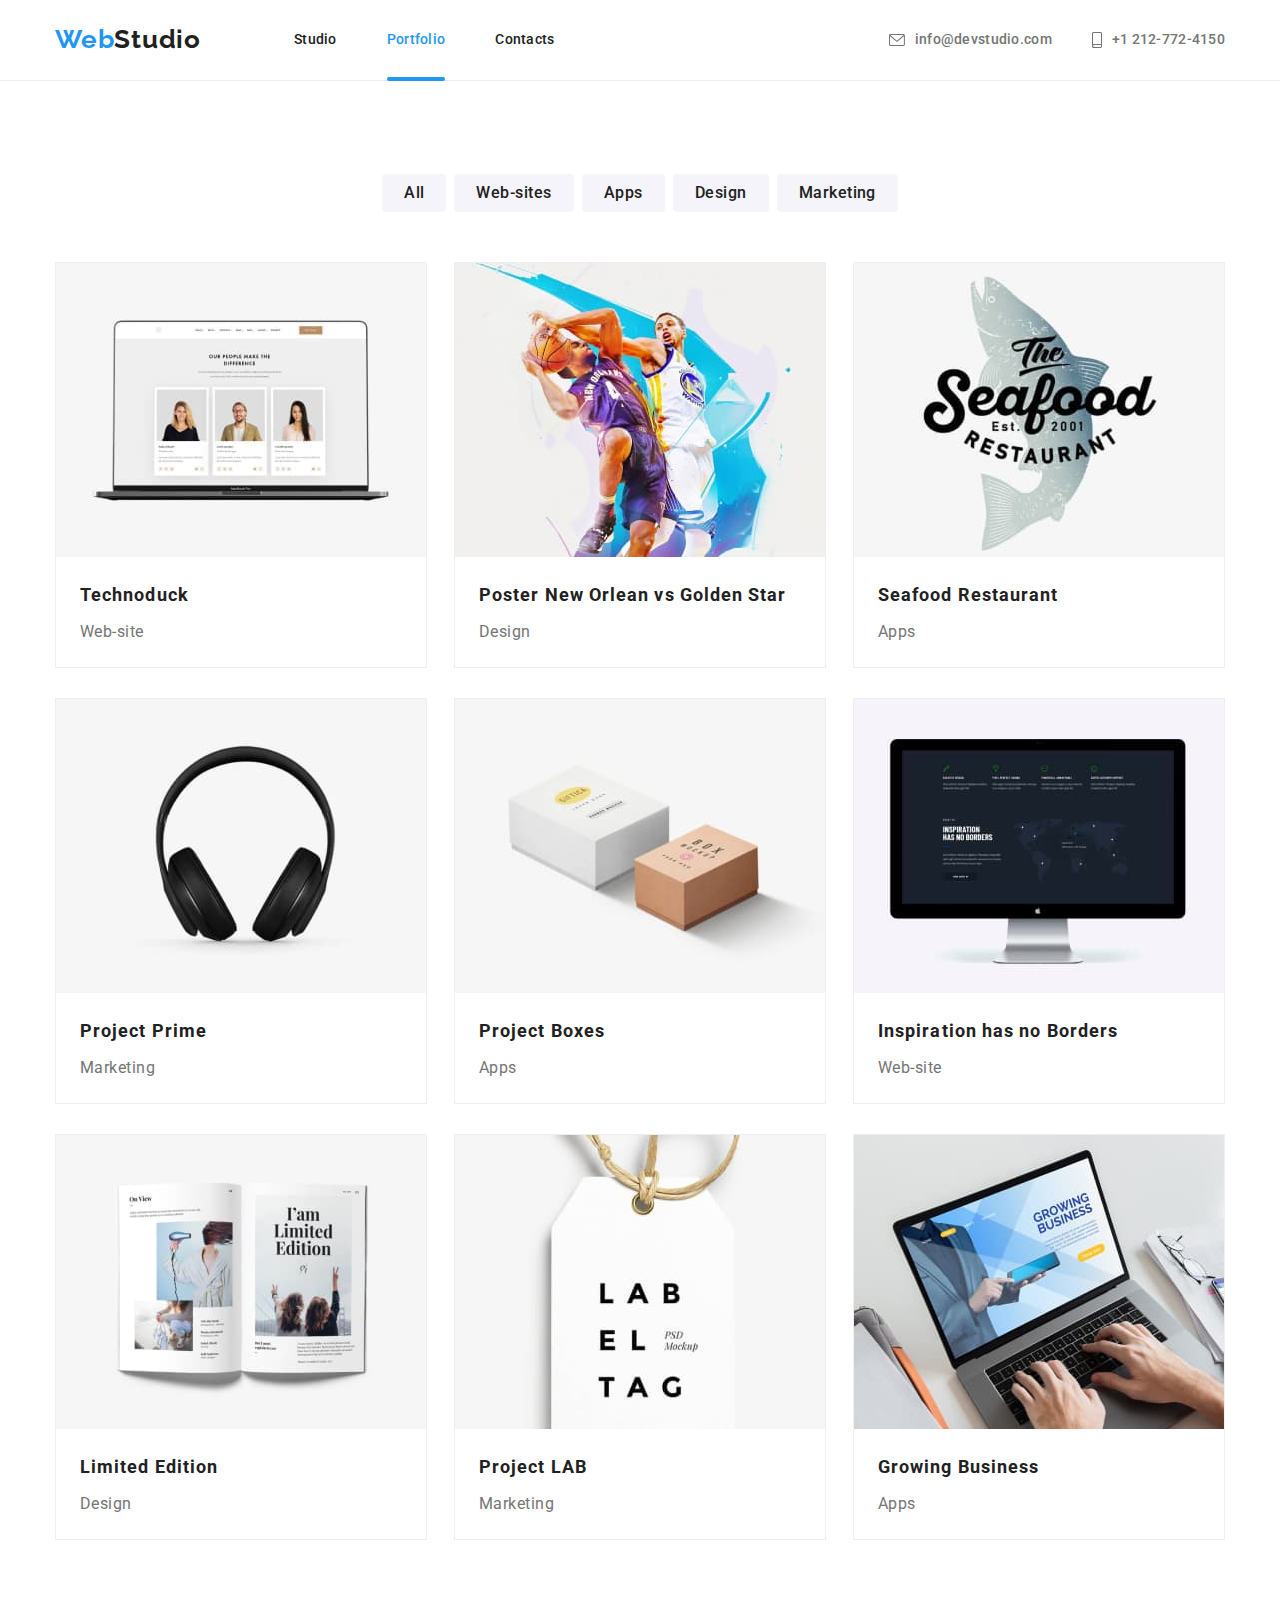
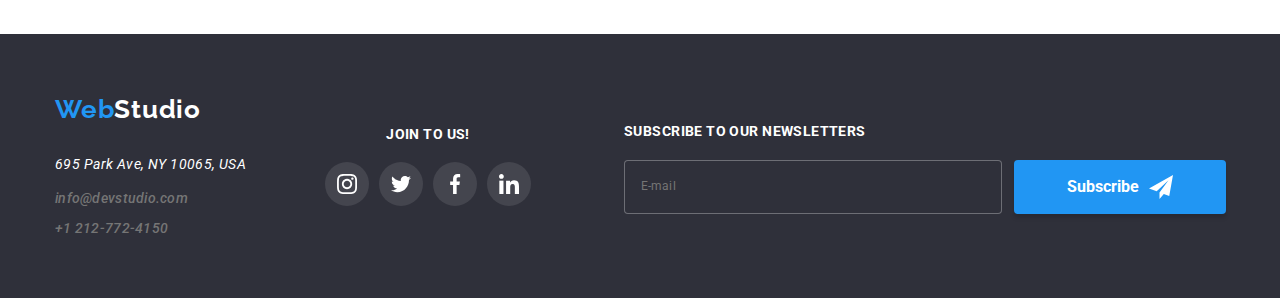
<file: portfolio.html>
<!DOCTYPE html>
<html lang="en">
<head>
    <meta charset="UTF-8">
    <meta http-equiv="X-UA-Compatible" content="IE=edge">
    <meta name="viewport" content="width=device-width, initial-scale=1.0">
    <title>Portfolio</title>
    
<link rel="preconnect" href="https://fonts.googleapis.com">
<link rel="preconnect" href="https://fonts.gstatic.com" crossorigin>
<link href="https://fonts.googleapis.com/css2?family=Raleway:wght@700&family=Roboto:wght@400;500;700;900&display=swap"
    rel="stylesheet"
    >
    <link rel="stylesheet" href="https://cdnjs.cloudflare.com/ajax/libs/modern-normalize/1.1.0/modern-normalize.min.css">
    <link rel="stylesheet" href="./css/main.min.css">
</head>
<body class="page">

<header class="header">
    <div class="container hat-container">
        <a class="header__logo" href="./index.html">
            <span class="header__accent">Web</span>Studio </a>
        <nav>
             <button class="menu__button js-open-menu" type="button" aria-expanded="false" aria-controls="mobile-menu">
                    <svg width="40px" height="40px" aria-label="menu switcher">
                        <use class="icon__menu" href="./images/sprite.svg#icon-menu_24px"></use>
                    </svg>
                </button>
                <div class="menu__container js-menu-container" id="mobile-menu">
                    <button class="menu__button js-close-menu" type="button">
                        <svg width="40px" height="40px" aria-label="menu switcher">
                            <use class="icon__close" href="./images/sprite.svg#icon-close-black_24px"></use>
                        </svg>
                    </button>
                    <div class="navigation__menu">
                        <ul class="navigation">
                            <li class="navigation__item">
                                <a class="navigation__link" href="./index.html"> Studio </a>
                            </li>
                            <li class="navigation__item navigation__item--currentlink">
                                <a class="navigation__link navigation__link--current" href="./portfolio.html"> Portfolio </a>
                            </li>
                            <li class="navigation__item">
                                <a class="navigation__link " href=""> Contacts </a>
                            </li>
                        </ul>
                    </div>
                    <div class="contacts__menu">
                        <ul class="contacts">
                            <li class="contacts__item">
                                <a class="contacts__link" href="tel:+12127724150">
                                    +1 212-772-4150
                                </a>
                            </li>
                            <li class="contacts__item">
                                <a class="contacts__link" href="mailto:info@devstudio.com">
                                    info@devstudio.com
                                </a>
                            </li>
                        </ul>
                    </div>
                    <div class="links">
                        <ul class="links__menu">
                            <li class="links__item">
                                <a class="links__link" href="https://www.instagram.com/">Instagram<span class="links__wall">|</span></a>
                            </li>
                            <li class="links__item">
                                <a class="links__link" href="https://twitter.com/">Twitter<span class="links__wall">|</span></a>
                            </li>
                            <li class="links__item">
                                <a class="links__link" href="https://www.facebook.com/">Facebook<span class="links__wall">|</span></a>
                            </li>
                            <li class="links__item">
                                <a class="links__link" href="https://www.linkedin.com/">LinkedIn</a>
                            </li>
                        </ul>
                    </div>
                </div>
            <ul class="navigation">
                <li class="navigation__item">
                    <a class="navigation__link" href="./index.html"> Studio </a>
                </li>
                <li class="navigation__item navigation__item--currentlink">
                    <a class="navigation__link navigation__link--current" href="./portfolio.html"> Portfolio </a>
                </li>
                <li class="navigation__item">
                    <a class="navigation__link" href=""> Contacts </a>
                </li>
            </ul>
        </nav>

        <ul class="contacts">
            <li class="contacts__item">
                <a class="contacts__link" href="mailto:info@devstudio.com">
                    <svg class="contacts__icon" width="16px" height="12px">
                        <use href="./images/sprite.svg#icon-envelope-grey"></use>
                    </svg>
                    info@devstudio.com
                </a>
            </li>
            <li class="contacts__item">
                <a class="contacts__link" href="tel:+12127724150">
                    <svg class="contacts__icon" width="10px" height="16px">
                        <use href="./images/sprite.svg#icon-smartphone"></use>
                    </svg>
                    +1 212-772-4150
                </a>
            </li>
        </ul>
    </div>
</header>
    <!--Меnu-->
    <main>       
     
        <div class="container">
            <section class="section">
                <h1 hidden> Our works </h1>
                <ul class="buttons">
                    <li class="buttons__item">
                        <button class="buttons__secondary" type="button">All</button>
                    </li>
                    <li class="buttons__item">
                        <button class="buttons__secondary" type="button">Web-sites</button>
                    </li>
                    <li class="buttons__item">
                        <button class="buttons__secondary" type="button">Apps</button>
                    </li>
                    <li class="buttons__item">
                        <button class="buttons__secondary" type="button">Design</button>
                    </li>
                    <li class="buttons__item">
                        <button class="buttons__secondary" type="button">Marketing</button>
                    </li>
                </ul>
                <ul class="example">
                        <li class="example__item">
                            <div class="example__div">
                                <picture>
                                    <source srcset="./images/images-portfolio/laptopimg.jpeg 1x, ./images/images-portfolio/laptopimg@2x.jpeg 2x"
                                        media="(min-width: 1200px)">
                                    <source srcset="./images/images-portfolio/laptop-tabletimg.jpeg 1x, ./images/images-portfolio/laptop-tabletimg@2x.jpeg 2x"
                                        media="(min-width: 767px)">
                                    <source srcset="./images/images-portfolio/laptop-mobileimg.jpeg 1x, ./images/images-portfolio/laptop-mobileimg@2x.jpeg 2x"
                                        media="(min-width: 150px)">
                                    <img class="example__image" src="./images/images-portfolio/laptopimg.jpeg" alt="laptop" />
                                </picture>
                                <div class="example__backbox">
                                    <p class="example__text">The technocrat is the modern site for the coronavirus. Companies use this platform
                                        for digital espionage and attacks on
                                        protected competitor servers.</p>
                                </div>
                            </div>
                            <h2 class="example__title">Technoduck</h2>
                            <p class="example__description">Web-site</p>
                        </li>
                        <li class="example__item">
                            <div class="example__div">
                                <picture>
                                    <source srcset="./images/images-portfolio/baseballimg.jpeg 1x, ./images/images-portfolio/baseballimg@2x.jpeg 2x"
                                        media="(min-width: 1200px)">
                                    <source
                                        srcset="./images/images-portfolio/baseball-tabletimg.jpeg 1x, ./images/images-portfolio/baseball-tabletimg@2x.jpeg 2x"
                                        media="(min-width: 767px)">
                                    <source
                                        srcset="./images/images-portfolio/baseball-mobileimg.jpeg 1x, ./images/images-portfolio/baseball-mobileimg@2x.jpeg 2x"
                                        media="(min-width: 150px)">
                                    <img class="example__image" src="./images/images-portfolio/baseballimg.jpeg" alt=" two man playing baseball" />
                                </picture>
                                <div class="example__backbox">
                                    <p class="example__text">Poster New Orlean vs Golden Star</p>
                                </div>
                            </div>
                            <h2 class="example__title">Poster New Orlean vs Golden Star</h2>
                            <p class="example__description">Design</p>
                        </li>                  
                        <li class="example__item">
                            <div class="example__div">
                                <picture>
                                    <source srcset="./images/images-portfolio/seafoodimg.jpeg 1x, ./images/images-portfolio/seafoodimg@2x.jpeg 2x"
                                        media="(min-width: 1200px)">
                                    <source
                                        srcset="./images/images-portfolio/seafood-tabletimg.jpeg 1x, ./images/images-portfolio/seafood-tabletimg@2x.jpeg 2x"
                                        media="(min-width: 767px)">
                                    <source
                                        srcset="./images/images-portfolio/seafood-mobileimg.jpeg 1x, ./images/images-portfolio/seafood-mobileimg@2x.jpeg 2x"
                                        media="(min-width: 150px)">
                                    <img class="example__image" src="./images/images-portfolio/seafoodimg.jpeg" alt=" logo fish restaurant" />
                                </picture>
                                <div class="example__backbox">
                                    <p class="example__text">Seafood Restaurant</p>
                                </div>
                            </div>
                            <h2 class="example__title">Seafood Restaurant</h2>
                            <p class="example__description">Apps</p>
                        </li>
                        <li class="example__item">
                            <div class="example__div">
                                <picture>
                                    <source srcset="./images/images-portfolio/headphonesimg.jpeg 1x, ./images/images-portfolio/headphonesimg@2x.jpeg 2x"
                                        media="(min-width: 1200px)">
                                    <source
                                        srcset="./images/images-portfolio/headphones-tabletimg.jpeg 1x, ./images/images-portfolio/headphones-tabletimg@2x.jpeg 2x"
                                        media="(min-width: 767px)">
                                    <source
                                        srcset="./images/images-portfolio/headphones-mobileimg.jpeg 1x, ./images/images-portfolio/headphones-mobileimg@2x.jpeg 2x"
                                        media="(min-width: 150px)">
                                    <img class="example__image" src="./images/images-portfolio/headphonesimg.jpeg" alt=" headphones" />
                                </picture>
                                <div class="example__backbox">
                                    <p class="example__text">Project Prime</p>
                                </div>
                            </div>
                            <h2 class="example__title">Project Prime</h2>
                            <p class="example__description">Marketing</p>
                        </li>                  
                        <li class="example__item">
                        <div class="example__div">
                            <picture>
                                <source srcset="./images/images-portfolio/twoboximg.jpeg 1x, ./images/images-portfolio/twoboximg@2x.jpeg 2x"
                                    media="(min-width: 1200px)">
                                <source
                                    srcset="./images/images-portfolio/twobox-tabletimg.jpeg 1x, ./images/images-portfolio/twobox-tabletimg@2x.jpeg 2x"
                                    media="(min-width: 767px)">
                                <source
                                    srcset="./images/images-portfolio/twobox-mobileimg.jpeg 1x, ./images/images-portfolio/twobox-mobileimg@2x.jpeg 2x"
                                    media="(min-width: 150px)">
                                <img class="example__image" src="./images/images-portfolio/twoboximg.jpeg" alt=" two carton box" />
                            </picture>
                            <div class="example__backbox">
                                <p class="example__text">Project Boxes</p>
                            </div>
                        </div>
                        <h2 class="example__title">Project Boxes</h2>
                        <p class="example__description">Apps</p>
                        </li>                   
                        <li class="example__item">
                            <div class="example__div">
                                <picture>
                                    <source srcset="./images/images-portfolio/displayimg.jpeg 1x, ./images/images-portfolio/displayimg@2x.jpeg 2x"
                                        media="(min-width: 1200px)">
                                    <source
                                        srcset="./images/images-portfolio/display-tabletimg.jpeg 1x, ./images/images-portfolio/display-tabletimg@2x.jpeg 2x"
                                        media="(min-width: 767px)">
                                    <source
                                        srcset="./images/images-portfolio/display-mobileimg.jpeg 1x, ./images/images-portfolio/display-mobileimg@2x.jpeg 2x"
                                        media="(min-width: 150px)">
                                    <img class="example__image" src="./images/images-portfolio/displayimg.jpeg" alt="display" />
                                </picture>
                                <div class="example__backbox">
                                    <p class="example__text">Inspiration has no Borders</p>
                                </div>
                            </div>
                            <h2 class="example__title">Inspiration has no Borders</h2>
                            <p class="example__description">Web-site</p>
                        </li>                   
                        <li class="example__item">
                            <div class="example__div">
                                <picture>
                                    <source srcset="./images/images-portfolio/bookimg.jpeg 1x, ./images/images-portfolio/bookimg@2x.jpeg 2x"
                                        media="(min-width: 1200px)">
                                    <source
                                        srcset="./images/images-portfolio/book-tabletimg.jpeg 1x, ./images/images-portfolio/book-tabletimg@2x.jpeg 2x"
                                        media="(min-width: 767px)">
                                    <source
                                        srcset="./images/images-portfolio/book-mobileimg.jpeg 1x, ./images/images-portfolio/book-mobileimg@2x.jpeg 2x"
                                        media="(min-width: 150px)">
                                    <img class="example__image" src="./images/images-portfolio/bookimg.jpeg" alt=" opened book" />
                                </picture>
                                <div class="example__backbox">
                                    <p class="example__text">Limited Edition</p>
                                </div>
                            </div>
                            <h2 class="example__title">Limited Edition</h2>
                            <p class="example__description">Design</p>
                        </li>                    
                        <li class="example__item">
                            <div class="example__div">
                                <picture>
                                    <source srcset="./images/images-portfolio/labelimg.jpeg 1x, ./images/images-portfolio/labelimg@2x.jpeg 2x"
                                        media="(min-width: 1200px)">
                                    <source
                                        srcset="./images/images-portfolio/label-tabletimg.jpeg 1x, ./images/images-portfolio/label-tabletimg@2x.jpeg 2x"
                                        media="(min-width: 767px)">
                                    <source
                                        srcset="./images/images-portfolio/label-mobileimg.jpeg 1x, ./images/images-portfolio/label-mobileimg@2x.jpeg 2x"
                                        media="(min-width: 150px)">
                                    <img class="example__image" src="./images/images-portfolio/labelimg.jpeg" alt=" label with letters" />
                                </picture>
                                <div class="example__backbox">
                                    <p class="example__text">Project LAB</p>
                                </div>
                            </div>
                            <h2 class="example__title">Project LAB</h2>
                            <p class="example__description">Marketing</p>
                        </li>                   
                        <li class="example__item">
                           <div class="example__div">
                            <picture>
                                <source srcset="./images/images-portfolio/laptopworkimg.jpeg 1x, ./images/images-portfolio/laptopworkimg@2x.jpeg 2x"
                                    media="(min-width: 1200px)">
                                <source
                                    srcset="./images/images-portfolio/laptopwork-tabletimg.jpeg 1x, ./images/images-portfolio/laptopwork-tabletimg@2x.jpeg 2x"
                                    media="(min-width: 767px)">
                                <source
                                    srcset="./images/images-portfolio/laptopwork-mobileimg.jpeg 1x, ./images/images-portfolio/laptopwork-mobileimg@2x.jpeg 2x"
                                    media="(min-width: 150px)">
                                <img class="example__image" src="./images/images-portfolio/laptopworkimg.jpeg" alt=" man working on laptop" />
                            </picture>
                            <div class="example__backbox">
                                <p class="example__text">Growing Business</p>
                            </div>
                           </div>
                            <h2 class="example__title">Growing Business</h2>
                            <p class="example__description">Apps</p>
                        </li>
                </ul>
            </section>
        </div>
    </main>
    
<footer class="footer">
    <div class="container">
        <div class="footer__container">
            <div class="footer-tablet">
            <div class="footer__info">
                <a class="footer__logo" href="index.html" target="_self"> <span class="accent">Web</span><span
                        class="footer__second footer__second--white">Studio</span>
                </a>
                <address>
                    <ul class="address">
                        <li class="address__item">
                            <a class="address__link"
                                href="https://www.google.com/maps/place/695+Park+Ave,+New+York,+NY+10065,+%D0%A1%D0%A8%D0%90/@40.7688994,-73.9672143,17z/data=!3m1!4b1!4m5!3m4!1s0x89c258ebe8836e8f:0xa007c44e7c4aa0eb!8m2!3d40.7688994!4d-73.9650256"
                                target="_blank">695 Park Ave, NY 10065, USA</a>
                        </li>
                        <li class="address__item">
                            <a class="address__info" href="mailto:info@devstudio.com"> info@devstudio.com </a>
                        </li>
                        <li class="address__item">
                            <a class="address__info" href="tel:+12127724150">+1 212-772-4150</a>
                        </li>
                    </ul>
                </address>
            </div>
            <div class="join">
                <h3 class="join__title">JOIN TO US!</h3>
                <ul class="network">
                    <li class="network__item">
                        <a class="network__link network__link--gray" href="https://www.instagram.com/" target="_blank"
                            rel="noopener noreferrer">
                            <svg class="network__icon network__icon--footer" width="20px" height="20px">
                                <use href="./images/sprite.svg#icon-instagram-2"></use>
                            </svg>
                        </a>
                    </li>
                    <li class="network__item">
                        <a class="network__link network__link--gray" href="https://twitter.com/" target="_blank"
                            rel="noopener noreferrer">
                            <svg class="network__icon network__icon--footer" width="20px" height="20px">
                                <use href="./images/sprite.svg#icon-twitter-1"></use>
                            </svg>
                        </a>
                    </li>
                    <li class="network__item">
                        <a class="network__link network__link--gray" href="https://www.facebook.com/" target="_blank"
                            rel="noopener noreferrer">
                            <svg class="network__icon network__icon--footer" width="20px" height="20px">
                                <use href="./images/sprite.svg#icon-facebook-1"></use>
                            </svg>
                        </a>
                    </li>
                    <li class="network__item">
                        <a class="network__link network__link--gray" href="https://www.linkedin.com/" target="_blank"
                            rel="noopener noreferrer">
                            <svg class="network__icon network__icon--footer" width="20px" height="20px">
                                <use href="./images/sprite.svg#icon-linkedin-1"></use>
                            </svg>
                        </a>
                    </li>
                </ul>
            </div>
            </div>
            <form class="footerform">
                <h3 class="form__title">SUBSCRIBE TO OUR NEWSLETTERS</h3>
                <div class="form__container">
                    <input class="form__input--gray" type="text" name="input-name" placeholder="E-mail">
                    <button class="form__button" type="submit">Subscribe
                        <svg class="form__telegram form__telegram--gray" width="24px" height="24px">
                            <use href="./images/sprite.svg#icon-telegram"></use>
                        </svg>
                    </button>
                </div>
            </form>
        </div>
    </div>
</footer>
<script src="./js/menu.js"></script>
</body>
</html>
</file>
<file: css/main.min.css>
ul {
    list-style-type: none;
    padding: 0px;
    margin: 0px
}

img {
    display: block;
    max-width: 100%;
    height: auto
}

@media screen and (min-width: 150px)and (max-width: 767px) {
    .container {
        width:480px;
        padding: 0px;
        margin: 0px
    }
}

@media screen and (min-width: 768px)and (max-width: 1199px) {
    .container {
        width:768px;
        margin: auto
    }
}

@media screen and (min-width: 1200px) {
    .container {
        width:1170px;
        margin: auto;
        padding-left: 15px;
        padding-right: 15px
    }
}

@media screen and (min-width: 150px)and (max-width: 767px) {
    .page {
        width:480px;
        font-family: "Roboto",sans-serif;
        margin: auto;
        padding-top: 61px
    }
}

@media screen and (min-width: 768px)and (max-width: 1199px) {
    .page {
        width:768px;
        font-family: "Roboto",sans-serif;
        margin: auto;
        padding-top: 80px
    }
}

@media screen and (min-width: 1200px) {
    .page {
        font-family:"Roboto",sans-serif;
        margin: auto;
        padding-top: 80px
    }
}

@media screen and (min-width: 150px)and (max-width: 767px) {
    .section {
        width:480px;
        padding-top: 60px;
        padding-bottom: 60px
    }
}

@media screen and (min-width: 768px)and (max-width: 1199px) {
    .section {
        width:768px;
        padding-top: 60px;
        padding-bottom: 60px
    }
}

@media screen and (min-width: 1200px) {
    .section {
        padding-top:94px;
        padding-bottom: 94px
    }
}

*,*::before,::after {
    -webkit-box-sizing: inherit;
    box-sizing: inherit
}

.body .modal-open {
    overflow: hidden
}

@media screen and (min-width: 1200px) {
    .header {
        background-color:#fff;
        border-bottom: 1px solid #ececec;
        min-height: 80px;
        margin: auto;
        width: 1600px;
        position: fixed;
        z-index: 1;
        top: 0;
        left: 50%;
        -webkit-transform: translate(-50%);
        transform: translate(-50%)
    }

    .header__accent {
        color: #2196f3
    }

    .hat-container {
        display: -webkit-box;
        display: -ms-flexbox;
        display: flex;
        -webkit-box-align: center;
        -ms-flex-align: center;
        align-items: center;
        -webkit-box-pack: justify;
        -ms-flex-pack: justify;
        justify-content: space-between
    }

    .menu__button {
        display: none
    }

    .menu-container {
        display: none
    }

    .links {
        display: none
    }
}

@media screen and (min-width: 1200px) {
    .header__logo {
        margin-right:93px;
        padding-top: 24px;
        padding-bottom: 25px;
        font-family: "Raleway";
        font-weight: 700;
        font-size: 26px;
        line-height: 1.19;
        letter-spacing: .03em;
        color: #212121;
        text-decoration: none
    }
}

@media screen and (min-width: 1200px) {
    .navigation__item--currentlink {
        color:#2196f3
    }

    .navigation {
        display: -webkit-box;
        display: -ms-flexbox;
        display: flex
    }

    .navigation__item:not(:last-child) {
        margin-right: 50px
    }

    .navigation__link {
        display: block;
        padding-top: 32px;
        padding-bottom: 32px;
        font-weight: 500;
        font-size: 14px;
        line-height: 1.14;
        letter-spacing: .02em;
        text-decoration: none;
        color: #212121;
        -webkit-transition: color 250ms cubic-bezier(0.4, 0, 0.2, 1);
        transition: color 250ms cubic-bezier(0.4, 0, 0.2, 1)
    }

    .navigation__link:hover,.navigation__link:focus {
        color: #2196f3
    }

    .navigation__link--current {
        position: relative;
        color: #2196f3
    }

    .navigation__link--current::after {
        position: absolute;
        bottom: -1px;
        right: 0px;
        content: "";
        width: 100%;
        height: 4px;
        background-color: #2196f3;
        border-radius: 2px
    }

    .navigation__menu {
        display: none
    }

    .contacts__menu {
        display: none
    }
}

@media screen and (min-width: 1200px) {
    .contacts__link {
        display:-webkit-box;
        display: -ms-flexbox;
        display: flex;
        -webkit-box-align: center;
        -ms-flex-align: center;
        align-items: center;
        padding-top: 32px;
        padding-bottom: 32px;
        font-weight: 500;
        font-size: 14px;
        line-height: 1.14;
        letter-spacing: .02em;
        color: #757575;
        text-decoration: none;
        -webkit-transition: color 250ms cubic-bezier(0.4, 0, 0.2, 1);
        transition: color 250ms cubic-bezier(0.4, 0, 0.2, 1)
    }

    .contacts__link:hover,.contacts__link:focus {
        color: #2196f3
    }

    .contacts__link:hover .contacts__icon {
        fill: #2196f3
    }

    .contacts__link:focus .contacts__icon {
        fill: #2196f3
    }

    .contacts__icon {
        margin-right: 10px;
        fill: #757575
    }

    .contacts__link:hover .contacts__icon {
        fill: #2196f3
    }

    .contacts__link:focus .contacts__icon {
        fill: #2196f3
    }

    .contacts {
        display: -webkit-box;
        display: -ms-flexbox;
        display: flex;
        margin-top: 0px;
        margin-bottom: 0px;
        margin-left: auto
    }

    .contacts__item:not(:last-child) {
        display: block;
        margin-right: 40px
    }
}

@media screen and (min-width: 1200px) {
    .background {
        max-width:1600px;
        height: 600px;
        margin-left: auto;
        margin-right: auto;
        background-image: -webkit-gradient(linear, left top, right top, from(rgba(47, 48, 58, 0.4)), to(rgba(47, 48, 58, 0.4))),url(../images/backgroundimage.jpeg);
        background-image: linear-gradient(to right, rgba(47, 48, 58, 0.4), rgba(47, 48, 58, 0.4)),url(../images/backgroundimage.jpeg);
        background-color: #757575;
        background-position: center;
        background-repeat: no-repeat;
        background-size: cover
    }
}

@media screen and (min-width: 1200px)and (min-device-pixel-ratio: 2),screen and (min-width: 1200px)and (-webkit-min-device-pixel-ratio: 2),screen and (min-width: 1200px)and (min-resolution: 192dpi),screen and (min-width: 1200px)and (min-resolution: 2dppx) {
    .background {
        background-image:-webkit-gradient(linear, left top, right top, from(rgba(47, 48, 58, 0.4)), to(rgba(47, 48, 58, 0.4))),url(../images/backgroundimage@2x.jpeg);
        background-image: linear-gradient(to right, rgba(47, 48, 58, 0.4), rgba(47, 48, 58, 0.4)),url(../images/backgroundimage@2x.jpeg)
    }
}

@media screen and (min-width: 1200px) {
    .hero-container {
        padding-top:200px;
        padding-bottom: 200px
    }
}

@media screen and (min-width: 1200px) {
    .background__title {
        margin-top:0px;
        margin-bottom: 30px;
        font-weight: 900;
        font-size: 44px;
        line-height: 1.36;
        text-align: center;
        letter-spacing: .06em;
        text-transform: uppercase;
        color: #fff
    }
}

@media screen and (min-width: 1200px) {
    .background__button {
        display:block;
        padding: 10px 20px;
        margin-left: auto;
        margin-right: auto;
        border-radius: 4px;
        min-width: 200px;
        text-align: center;
        border: none;
        font-weight: 700;
        font-size: 16px;
        line-height: 1.87;
        letter-spacing: .06em;
        background-color: #2196f3;
        color: #fff;
        font-family: inherit;
        cursor: pointer;
        -webkit-transition: color 250ms cubic-bezier(0.4, 0, 0.2, 1),background-color 250ms cubic-bezier(0.4, 0, 0.2, 1);
        transition: color 250ms cubic-bezier(0.4, 0, 0.2, 1),background-color 250ms cubic-bezier(0.4, 0, 0.2, 1)
    }

    .background__button:hover,.background__button:focus {
        background-color: #fff;
        color: #2196f3
    }
}

@media screen and (min-width: 1200px) {
    .backdrop {
        position:fixed;
        top: 0;
        left: 0;
        width: 100%;
        height: 100%;
        background-color: rgba(0,0,0,.2);
        z-index: 1;
        opacity: 1;
        -webkit-transition: opacity 250ms cubic-bezier(0.4, 0, 0.2, 1);
        transition: opacity 250ms cubic-bezier(0.4, 0, 0.2, 1);
        overflow-y: scroll
    }

    .backdrop.is-hidden {
        opacity: 0;
        pointer-events: none
    }

    .backdrop.is-hidden .modal {
        -webkit-transform: translate(-50%, -50%) scale(1);
        transform: translate(-50%, -50%) scale(1)
    }

    .modal {
        position: absolute;
        max-width: 528px;
        min-height: 581px;
        top: 50%;
        left: 50%;
        -webkit-transform: translate(-50%, -50%) scale(1);
        transform: translate(-50%, -50%) scale(1);
        background-color: #fff;
        -webkit-box-shadow: 0px 1px 3px rgba(0,0,0,.12),0px 1px 1px rgba(0,0,0,.14),0px 2px 1px rgba(0,0,0,.2);
        box-shadow: 0px 1px 3px rgba(0,0,0,.12),0px 1px 1px rgba(0,0,0,.14),0px 2px 1px rgba(0,0,0,.2);
        border-radius: 4px
    }

    .modal__button {
        position: absolute;
        padding: 10;
        width: 30px;
        height: 30px;
        top: 8px;
        right: 8px;
        display: block;
        border-radius: 50%;
        border: 1px solid rgba(0,0,0,.1);
        -webkit-box-sizing: border-box;
        box-sizing: border-box;
        cursor: pointer;
        background-color: #fff;
        -webkit-transition: color 250ms cubic-bezier(0.4, 0, 0.2, 1);
        transition: color 250ms cubic-bezier(0.4, 0, 0.2, 1)
    }

    .modal__button:hover .modal__close {
        fill: #2196f3
    }

    .modal__button:focus .modal__close {
        fill: #2196f3
    }

    .modal__close {
        background-repeat: no-repeat;
        background-size: cover;
        fill: #000;
        -webkit-transition: fill 250ms cubic-bezier(0.4, 0, 0.2, 1);
        transition: fill 250ms cubic-bezier(0.4, 0, 0.2, 1)
    }

    .modal__close:hover {
        fill: #2196f3
    }

    .modal__tittle {
        display: -webkit-box;
        display: -ms-flexbox;
        display: flex;
        -webkit-box-pack: center;
        -ms-flex-pack: center;
        justify-content: center;
        -webkit-box-align: center;
        -ms-flex-align: center;
        align-items: center;
        margin: 0px;
        padding-top: 40px;
        font-weight: 700;
        font-size: 20px;
        line-height: 1.15;
        text-align: center;
        letter-spacing: .03em;
        color: #212121
    }

    .form__field {
        position: relative;
        margin-bottom: 10px
    }

    .form__input {
        width: 402px;
        height: 36px;
        padding-left: 42px;
        border: 1px solid rgba(33,33,33,.2);
        border-radius: 4px;
        outline: none;
        cursor: pointer;
        font-weight: 400;
        font-size: 12px;
        line-height: 1.16;
        letter-spacing: .01em;
        color: rgba(117,117,117,.5);
        -webkit-transition: color 250ms cubic-bezier(0.4, 0, 0.2, 1),border 250ms cubic-bezier(0.4, 0, 0.2, 1);
        transition: color 250ms cubic-bezier(0.4, 0, 0.2, 1),border 250ms cubic-bezier(0.4, 0, 0.2, 1)
    }

    .form__input:hover,.form__input:focus {
        border-color: #2196f3
    }

    .form__label {
        display: -webkit-box;
        display: -ms-flexbox;
        display: flex;
        -webkit-box-orient: vertical;
        -webkit-box-direction: normal;
        -ms-flex-direction: column;
        flex-direction: column;
        margin-bottom: 4px;
        font-weight: 400;
        font-size: 12px;
        line-height: 1.16;
        letter-spacing: .01em;
        color: #757575
    }

    .form__input:hover~.form__icon {
        fill: #2
    }

    .form__input:focus~.form__icon {
        fill: #2196f3
    }

    .form__icon {
        position: absolute;
        top: 50%;
        left: 12px;
        fill: #212121
    }

    .form__textarea {
        resize: none;
        width: 414px;
        height: 94px;
        outline: none;
        padding: 12px 16px;
        border: 1px solid rgba(33,33,33,.2);
        border-radius: 4px;
        cursor: pointer;
        font-family: inherit;
        font-weight: 400;
        font-size: 12px;
        line-height: 1.16;
        letter-spacing: .01em;
        color: rgba(117,117,117,.5)
    }

    .form__textarea:hover,.form__textarea:focus {
        border-color: #2196f3
    }

    .form {
        padding: 12px 39px 40px 41px
    }

    .form__fakecheckbox {
        position: absolute;
        width: 1px;
        height: 1px;
        margin: -1px;
        border: 0;
        padding: 0;
        clip: rect(0 0 0 0);
        overflow: hidden
    }

    .form__checkbox {
        width: 12px;
        height: 11px;
        border: 2px solid #212121;
        border-radius: 2px;
        margin: 5px;
        padding: 2px;
        margin-right: 22px;
        background-image: url(/images/sprite.svg/icon-check-new);
        background-color: #fff;
        background-size: contain;
        background-position: center;
        background-repeat: no-repeat;
        cursor: pointer;
        -webkit-transition: background-color 250ms cubic-bezier(0.4, 0, 0.2, 1),border-color 250ms cubic-bezier(0.4, 0, 0.2, 1);
        transition: background-color 250ms cubic-bezier(0.4, 0, 0.2, 1),border-color 250ms cubic-bezier(0.4, 0, 0.2, 1)
    }

    .form__fakecheckbox:checked+.form__checkbox {
        border: 2px solid #2196f3;
        background-color: #2196f3
        
    }

    .form__label--accept {
        display: -webkit-box;
        display: -ms-flexbox;
        display: flex;
        -webkit-box-orient: horizontal;
        -webkit-box-direction: normal;
        -ms-flex-direction: row;
        flex-direction: row;
        -webkit-box-pack: center;
        -ms-flex-pack: center;
        justify-content: center;
        -webkit-box-align: center;
        -ms-flex-align: center;
        align-items: center;
        margin: 0px;
        font-weight: 400;
        font-size: 14px;
        line-height: 1.71;
        letter-spacing: .03em;
        cursor: pointer
    }

    .form__link {
        margin-left: 4px;
        font-weight: 400;
        font-size: 14px;
        line-height: 1.71;
        letter-spacing: .03em;
        color: #2196f3;
        text-decoration: underline
    }

    .form__field--accept {
        margin-top: 30px;
        margin-bottom: 0px;
        justify-content: center;

    }

    .form__submit {
        display: -webkit-box;
        display: -ms-flexbox;
        display: flex;
        -webkit-box-pack: center;
        -ms-flex-pack: center;
        justify-content: center;
        -webkit-box-align: center;
        -ms-flex-align: center;
        align-items: center;
        background-color: #2196f3;
        color: #fff;
        width: 200px;
        height: 50px;
        margin: auto;
        padding: 0px;
        border: none;
        -webkit-box-shadow: 0px 4px 4px rgba(0,0,0,.15);
        box-shadow: 0px 4px 4px rgba(0,0,0,.15);
        border-radius: 4px;
        -webkit-transition: color 250ms cubic-bezier(0.4, 0, 0.2, 1),background-color 250ms cubic-bezier(0.4, 0, 0.2, 1);
        transition: color 250ms cubic-bezier(0.4, 0, 0.2, 1),background-color 250ms cubic-bezier(0.4, 0, 0.2, 1);
        font-weight: 700;
        font-size: 16px;
        line-height: 1.87;
        letter-spacing: .06em
    }

    .form__submit:hover,.form__submit:focus {
        color: #2196f3;
        background-color: #fff
    }
}

@media screen and (min-width: 1200px) {
    .specifications {
        display:-webkit-box;
        display: -ms-flexbox;
        display: flex
    }

    .specifications__container {
        display: inline-block;
        width: 270px;
        height: 120px;
        border-radius: 4px;
        background-color: #f5f4fa;
        margin-bottom: 30px
    }

    .specifications__icon {
        padding: 25px 102px
    }

    .specifications__item:not(:last-child) {
        margin-right: 30px
    }

    .specifications__title {
        margin-top: 0px;
        margin-bottom: 10px;
        font-weight: 700;
        font-size: 14px;
        line-height: 1.14;
        letter-spacing: .03em;
        color: #212121
    }

    .specifications__text {
        margin-top: 0px;
        margin-bottom: 0px;
        font-weight: 400;
        font-size: 14px;
        line-height: 1.71;
        letter-spacing: .03em;
        color: #757575
    }
}

@media screen and (min-width: 1200px) {
    .photo {
        padding-bottom:94px
    }

    .photo__title {
        margin-top: 0px;
        margin-bottom: 50px;
        font-weight: 700;
        font-size: 36px;
        line-height: 1.16;
        text-align: center;
        letter-spacing: .03em;
        color: #212121
    }

    .images {
        display: -webkit-box;
        display: -ms-flexbox;
        display: flex;
        -webkit-box-pack: justify;
        -ms-flex-pack: justify;
        justify-content: space-between
    }

    .images__item:not(:last-child) {
        margin-right: 30px
    }

    .images__thumb {
        position: relative;
        width: 370px;
        height: 294px
    }

    .images__container {
        position: absolute;
        bottom: 0;
        background-color: rgba(47,48,58,.8);
        width: 100%;
        height: 70px
    }

    .images__text {
        display: -webkit-box;
        display: -ms-flexbox;
        display: flex;
        -webkit-box-pack: center;
        -ms-flex-pack: center;
        justify-content: center;
        padding-top: 27px;
        color: #fff;
        margin: 0px;
        font-weight: 700;
        font-size: 14px;
        line-height: .94;
        letter-spacing: .03em
    }
}

@media screen and (min-width: 1200px) {
    .ourteam {
        margin-top:0px;
        margin-bottom: 50px;
        font-weight: 700;
        font-size: 36px;
        line-height: 1.16;
        text-align: center;
        letter-spacing: .03em;
        color: #212121
    }

    .team-container {
        background-color: #f5f4fa;
        margin: auto;
        max-width: 1600px
    }

    .team {
        display: -webkit-box;
        display: -ms-flexbox;
        display: flex
    }

    .team__item {
        background-color: #fff;
        padding-bottom: 30px;
        -webkit-box-shadow: 0px 1px 3px rgba(0,0,0,.12),0px 1px 1px rgba(0,0,0,.14),0px 2px 1px rgba(0,0,0,.2);
        box-shadow: 0px 1px 3px rgba(0,0,0,.12),0px 1px 1px rgba(0,0,0,.14),0px 2px 1px rgba(0,0,0,.2);
        border-radius: 0px 0px 4px 4px
    }

    .team__item:not(:last-child) {
        margin-right: 30px
    }

    .team__name {
        margin-top: 30px;
        margin-bottom: 0px;
        font-weight: 500;
        font-size: 16px;
        line-height: 1.18;
        text-align: center;
        letter-spacing: .03em;
        color: #212121
    }

    .team__text {
        margin-top: 10px;
        margin-bottom: 16px;
        font-weight: 400;
        font-size: 16px;
        line-height: 1.18;
        text-align: center;
        letter-spacing: .03em;
        color: #757575
    }

    .network {
        display: -webkit-box;
        display: -ms-flexbox;
        display: flex;
        -webkit-box-align: center;
        -ms-flex-align: center;
        align-items: center;
        -webkit-box-pack: center;
        -ms-flex-pack: center;
        justify-content: center
    }

    .network__item:not(:last-child) {
        margin-right: 10px
    }

    .network__link {
        display: -webkit-box;
        display: -ms-flexbox;
        display: flex;
        width: 44px;
        height: 44px;
        -webkit-box-align: center;
        -ms-flex-align: center;
        align-items: center;
        background-color: #fff;
        border-radius: 50%;
        -webkit-transition: background-color 250ms cubic-bezier(0.4, 0, 0.2, 1);
        transition: background-color 250ms cubic-bezier(0.4, 0, 0.2, 1)
    }

    .network__link:hover,.network__link:focus {
        background-color: #2196f3;
        cursor: pointer
    }

    .network__link:focus .network__icon {
        fill: #fff
    }

    .network__icon {
        fill: #afb1b8;
        padding: 12px;
        -webkit-transition: fill 250ms cubic-bezier(0.4, 0, 0.2, 1);
        transition: fill 250ms cubic-bezier(0.4, 0, 0.2, 1)
    }

    .network__icon:hover {
        fill: #fff
    }
}

@media screen and (min-width: 1200px) {
    .customers {
        display:-webkit-box;
        display: -ms-flexbox;
        display: flex;
        -webkit-box-pack: center;
        -ms-flex-pack: center;
        justify-content: center;
        -webkit-box-align: center;
        -ms-flex-align: center;
        align-items: center;
        -ms-flex-wrap: wrap;
        flex-wrap: wrap
        
    }

    .customers__title {
        font-weight: 700;
        font-size: 36px;
        line-height: 1.16;
        letter-spacing: .03em;
        margin-top: 0px;
        margin-bottom: 50px
    }

    .customers__item:not(:last-child) {
        margin-right: 
    }

    .customers__list {
        display: -webkit-box;
        display: -ms-flexbox;
        display: flex;
        gap: 30px; 
        -webkit-box-pack: center;
        -ms-flex-pack: center;
        justify-content: center;
        -webkit-box-align: center;
        -ms-flex-align: center;
        align-items: center
    }

    .customers__link:hover .customers__icon {
        fill: #2196f3
    }

    .customers__link:focus .customers__icon {
        fill: #2196f3
    }

    .customers__link {
        display: -webkit-box;
        display: -ms-flexbox;
        display: flex;
        width: 170px;
        height: 91px;
        -webkit-box-align: center;
        -ms-flex-align: center;
        align-items: center;
        -webkit-box-pack: center;
        -ms-flex-pack: center;
        justify-content: center;
        border: 1px solid #afb1b8;
        border-radius: 4px;
        -webkit-transition: border-color 250ms cubic-bezier(0.4, 0, 0.2, 1);
        transition: border-color 250ms cubic-bezier(0.4, 0, 0.2, 1)
    }

    .customers__link:hover {
        border: 1px solid #2196f3;
        cursor: pointer
    }

    .customers__icon {
        width: 106px;
        height: 60px;
        fill: #afb1b8;
        -webkit-transition: fill 250ms cubic-bezier(0.4, 0, 0.2, 1);
        transition: fill 250ms cubic-bezier(0.4, 0, 0.2, 1)
    }
}

@media screen and (min-width: 1200px) {
    .footer__container {
        display:-webkit-box;
        display: -ms-flexbox;
        display: flex;
        -webkit-box-align: center;
        -ms-flex-align: center;
        align-items: center
    }

    .footer__second--white {
        color: #fff
    }

    .footer {
        max-width: 1600px;
        margin: auto;
        display: block;
        padding: 60px 0px;
        background-color: #2f303a
    }

    .footer__logo {
        display: block;
        margin-bottom: 28px;
        font-family: "Raleway";
        font-weight: 700;
        font-size: 26px;
        line-height: 1.19;
        letter-spacing: .03em;
        color: #2196f3;
        text-decoration: none
    }

    .address {
        width: 200px
    }

    .address__item:not(:last-child) {
        margin-bottom: 12px
    }

    .address__info {
        font-weight: 500;
        font-size: 14px;
        line-height: 1.14;
        letter-spacing: .02em;
        color: #757575;
        text-decoration: none;
        -webkit-transition: color 250ms cubic-bezier(0.4, 0, 0.2, 1);
        transition: color 250ms cubic-bezier(0.4, 0, 0.2, 1)
    }

    .address__info:hover,.address__info:focus {
        color: #2196f3
    }

    .address__link {
        color: #fff;
        text-decoration: none;
        font-weight: 400;
        font-size: 14px;
        line-height: 1.71;
        letter-spacing: .03em;
        -webkit-transition: color 250ms cubic-bezier(0.4, 0, 0.2, 1);
        transition: color 250ms cubic-bezier(0.4, 0, 0.2, 1)
    }

    .address__link:hover,.address__link:focus {
        color: #2196f3
    }

    .footer-tablet {
        display: -webkit-box;
        display: -ms-flexbox;
        display: flex;
        -webkit-box-align: center;
        -ms-flex-align: center;
        align-items: center
    }

    .join {
        display: -webkit-box;
        display: -ms-flexbox;
        display: flex;
        -ms-flex-wrap: wrap;
        flex-wrap: wrap;
        -webkit-box-pack: center;
        -ms-flex-pack: center;
        justify-content: center;
        width: 206px;
        height: 80px;
        margin-left: 70px;
        margin-right: 93px
    }

    .join__title {
        font-weight: 700;
        font-size: 14px;
        line-height: 1.17;
        letter-spacing: .03em;
        color: #fff;
        margin-top: 0px;
        margin-bottom: 20px
    }

    .network {
        display: -webkit-box;
        display: -ms-flexbox;
        display: flex;
        -webkit-box-align: center;
        -ms-flex-align: center;
        align-items: center;
        -webkit-box-pack: center;
        -ms-flex-pack: center;
        justify-content: center
    }

    .network__item:not(:last-child) {
        margin-right: 10px
    }

    .network__link--gray {
        background: rgba(255,255,255,.1);
        display: -webkit-box;
        display: -ms-flexbox;
        display: flex;
        width: 44px;
        height: 44px;
        -webkit-box-align: center;
        -ms-flex-align: center;
        align-items: center;
        -webkit-box-pack: center;
        -ms-flex-pack: center;
        justify-content: center;
        border-radius: 50%;
        -webkit-transition: background-color 250ms cubic-bezier(0.4, 0, 0.2, 1);
        transition: background-color 250ms cubic-bezier(0.4, 0, 0.2, 1)
    }

    .network__link--gray:hover,.network__link--gray:focus {
        background-color: #2196f3;
        cursor: pointer
    }

    .network__icon--footer {
        fill: #fff
    }

    .footerform {
        display: -webkit-box;
        display: -ms-flexbox;
        display: flex;
        -webkit-box-orient: vertical;
        -webkit-box-direction: normal;
        -ms-flex-direction: column;
        flex-direction: column
    }

    .form__container {
        display: -webkit-box;
        display: -ms-flexbox;
        display: flex
    }

    .form__title {
        margin-top: 7px;
        margin-bottom: 0px;
        font-weight: 700;
        font-size: 14px;
        line-height: 1.14;
        letter-spacing: .03em;
        color: #fff;
        padding-bottom: 20px
    }

    .form__input--gray {
        width: 358px;
        min-height: 50px;
        border: 1px solid rgba(255,255,255,.3);
        border-radius: 4px;
        background-color: #2f303a;
        padding-left: 16px;
        color: rgba(255,255,255,.6);
        font-weight: 400;
        font-size: 12px;
        line-height: 1.16;
        letter-spacing: .01em;
        color: #fff;
        -webkit-transition: border-color 250ms cubic-bezier(0.4, 0, 0.2, 1);
        transition: border-color 250ms cubic-bezier(0.4, 0, 0.2, 1)
    }

    .form__input--gray:hover,.form__input--gray:focus {
        border-color: #2196f3;
        cursor: pointer;
        outline: none
    }

    .form__button {
        display: -webkit-box;
        display: -ms-flexbox;
        display: flex;
        -webkit-box-pack: center;
        -ms-flex-pack: center;
        justify-content: center;
        -webkit-box-align: center;
        -ms-flex-align: center;
        align-items: center;
        margin-left: 12px;
        min-width: 200px;
        min-height: 50px;
        background-color: #2196f3;
        color: #fff;
        -webkit-box-shadow: 0px 4px 4px rgba(0,0,0,.15);
        box-shadow: 0px 4px 4px rgba(0,0,0,.15);
        border-radius: 4px;
        border: none;
        font-weight: 700;
        font-size: 16px;
        line-height: 1.8;
        -webkit-transition: color 250ms cubic-bezier(0.4, 0, 0.2, 1),background-color 250ms cubic-bezier(0.4, 0, 0.2, 1);
        transition: color 250ms cubic-bezier(0.4, 0, 0.2, 1),background-color 250ms cubic-bezier(0.4, 0, 0.2, 1)
    }

    .form__button:hover,.form__button:focus {
        background-color: #fff;
        color: #2196f3
    }

    .form__button:hover .form__telegram--gray {
        fill: #2196f3
    }

    .form__button:focus .form__telegram--gray {
        fill: #2196f3
    }

    .form__telegram--gray {
        fill: #fff;
        padding-left: 10px;
        -webkit-transition: fill 250ms cubic-bezier(0.4, 0, 0.2, 1);
        transition: fill 250ms cubic-bezier(0.4, 0, 0.2, 1)
    }
}

@media screen and (min-width: 1200px) {
    .buttons {
        display:-webkit-box;
        display: -ms-flexbox;
        display: flex;
        -webkit-box-pack: center;
        -ms-flex-pack: center;
        justify-content: center;
        margin-bottom: 50px
    }

    .buttons__item:not(:last-child) {
        margin-right: 8px
    }

    .buttons__secondary {
        display: block;
        padding: 6px 22px;
        background-color: #f5f4fa;
        border-radius: 4px;
        border: none;
        font-family: inherit;
        font-weight: 500;
        font-size: 16px;
        line-height: 1.62;
        text-align: center;
        letter-spacing: .03em;
        background-color: #f5f4fa;
        color: #212121;
        cursor: pointer;
        -webkit-transition: background-color 250ms cubic-bezier(0.4, 0, 0.2, 1),color 250ms cubic-bezier(0.4, 0, 0.2, 1),-webkit-box-shadow 250ms cubic-bezier(0.4, 0, 0.2, 1);
        transition: background-color 250ms cubic-bezier(0.4, 0, 0.2, 1),color 250ms cubic-bezier(0.4, 0, 0.2, 1),-webkit-box-shadow 250ms cubic-bezier(0.4, 0, 0.2, 1);
        transition: background-color 250ms cubic-bezier(0.4, 0, 0.2, 1),color 250ms cubic-bezier(0.4, 0, 0.2, 1),box-shadow 250ms cubic-bezier(0.4, 0, 0.2, 1);
        transition: background-color 250ms cubic-bezier(0.4, 0, 0.2, 1),color 250ms cubic-bezier(0.4, 0, 0.2, 1),box-shadow 250ms cubic-bezier(0.4, 0, 0.2, 1),-webkit-box-shadow 250ms cubic-bezier(0.4, 0, 0.2, 1)
    }

    .buttons__secondary:hover,.buttons__secondary:focus {
        color: #fff;
        background-color: #2196f3;
        -webkit-box-shadow: 0px 3px 1px rgba(0,0,0,.1),0px 1px 2px rgba(0,0,0,.08),0px 2px 2px rgba(0,0,0,.12);
        box-shadow: 0px 3px 1px rgba(0,0,0,.1),0px 1px 2px rgba(0,0,0,.08),0px 2px 2px rgba(0,0,0,.12);
        border: none
    }
}

@media screen and (min-width: 1200px) {
    .example {
        display:-webkit-box;
        display: -ms-flexbox;
        display: flex;
        -ms-flex-wrap: wrap;
        flex-wrap: wrap
    }

    .example__item {
        width: 370px;
        height: 404px;
        margin-right: 27px;
        margin-bottom: 30px;
        border: 1px solid #eee;
        -webkit-transition: -webkit-box-shadow 250ms cubic-bezier(0.4, 0, 0.2, 1);
        transition: -webkit-box-shadow 250ms cubic-bezier(0.4, 0, 0.2, 1);
        transition: box-shadow 250ms cubic-bezier(0.4, 0, 0.2, 1);
        transition: box-shadow 250ms cubic-bezier(0.4, 0, 0.2, 1), -webkit-box-shadow 250ms cubic-bezier(0.4, 0, 0.2, 1)
    }

    .example__item:hover {
        -webkit-box-shadow: 0px 1px 1px rgba(0,0,0,.12),0px 4px 4px rgba(0,0,0,.06),1px 4px 6px rgba(0,0,0,.16);
        box-shadow: 0px 1px 1px rgba(0,0,0,.12),0px 4px 4px rgba(0,0,0,.06),1px 4px 6px rgba(0,0,0,.16);
        cursor: pointer
    }

    .example__item:nth-child(3n) {
        margin-right: 0px
    }
}

@media screen and (min-width: 1200px)and (max-width: 480px) {
    .example__item:nth-child(3n) {
        margin:auto
    }
}

@media screen and (min-width: 1200px) {
    .example__item:nth-last-child(-n+3) {
        margin-bottom:0px
    }
}

@media screen and (min-width: 1200px) {
    .example__div {
        height:294px;
        position: relative;
        overflow: hidden
    }
}

@media screen and (min-width: 1200px) {
    .example__backbox {
        position:absolute;
        top: 0;
        left: 0;
        height: 100%;
        width: 100%;
        background-color: rgba(33,150,243,.9);
        -webkit-transform: translateY(100%);
        transform: translateY(100%);
        -webkit-transition: -webkit-transform 250ms cubic-bezier(0.4, 0, 0.2, 1);
        transition: -webkit-transform 250ms cubic-bezier(0.4, 0, 0.2, 1);
        transition: transform 250ms cubic-bezier(0.4, 0, 0.2, 1);
        transition: transform 250ms cubic-bezier(0.4, 0, 0.2, 1), -webkit-transform 250ms cubic-bezier(0.4, 0, 0.2, 1)
    }
}

@media screen and (min-width: 1200px) {
    .example__item:hover .example__backbox {
        opacity:1;
        -webkit-transform: translateY(0%);
        transform: translateY(0%)
    }
}

@media screen and (min-width: 1200px) {
    .example__text {
        display:-webkit-box;
        display: -ms-flexbox;
        display: flex;
        -webkit-box-pack: center;
        -ms-flex-pack: center;
        justify-content: center;
        -ms-flex-wrap: wrap;
        flex-wrap: wrap;
        margin: 0px;
        padding: 63px 24px;
        font-weight: 400;
        font-size: 18px;
        line-height: 1.55;
        letter-spacing: .03em;
        color: #fff
    }
}

@media screen and (min-width: 1200px) {
    .example__title {
        margin:0px;
        padding-top: 20px;
        padding-left: 24px;
        padding-bottom: 4px;
        font-weight: 700;
        font-size: 18px;
        line-height: 2;
        text-align: left;
        letter-spacing: .06em;
        color: #212121
    }
}

@media screen and (min-width: 1200px) {
    .example__description {
        margin:0px;
        padding-left: 24px;
        font-weight: 400;
        font-size: 16px;
        line-height: 1.87;
        text-align: left;
        letter-spacing: .03em;
        color: #757575
    }
}

@media screen and (min-width: 150px)and (max-width: 767px) {
    .header {
        background-color:#fff;
        border-bottom: 1px solid #ececec;
        min-height: 60px;
        margin: auto;
        width: 480px;
        height: 60px;
        position: fixed;
        z-index: 1;
        top: 0;
        left: 50%;
        -webkit-transform: translate(-50%);
        transform: translate(-50%)
    }

    .header .hat-container {
        display: -webkit-box;
        display: -ms-flexbox;
        display: flex;
        -webkit-box-align: center;
        -ms-flex-align: center;
        align-items: center
    }

    .header .header__logo {
        width: 134px;
        margin-right: 276px;
        padding-top: 16px;
        padding-bottom: 16px;
        padding-left: 15px;
        font-family: "Raleway";
        font-weight: 700;
        font-size: 24px;
        line-height: 1.19;
        letter-spacing: .03em;
        color: #212121;
        text-decoration: none
    }

    .header .header__accent {
        color: #2196f3
    }

    .menu__button {
        display: inline-block;
        width: 40px;
        height: 40px;
        margin: 0px;
        padding: 0px;
        border: none;
        background-color: rgba(0,0,0,0);
        fill: #000;
        -webkit-transition: fill 250ms cubic-bezier(0.4, 0, 0.2, 1);
        transition: fill 250ms cubic-bezier(0.4, 0, 0.2, 1);
        cursor: pointer
    }

    .menu__button:focus,.menu__button:hover {
        fill: #2196f3
    }

    .js-close-menu {
        width: 40px;
        height: 40px;
        margin-top: 10px;
        margin-left: 425px;
        -webkit-transition: fill 250ms cubic-bezier(0.4, 0, 0.2, 1);
        transition: fill 250ms cubic-bezier(0.4, 0, 0.2, 1);
        cursor: pointer
    }

    .js-close-menu:focus,.js-close-menu:hover {
        fill: #2196f3
    }

    .menu__button.is-open .icon__close {
        display: block
    }

    .menu__button.is-open .icon__menu {
        display: none
    }

    .menu__container {
        opacity: 0;
        position: fixed;
        top: 0;
        left: 0;
        width: 480px;
        height: 100vh;
        background-color: #fff;
        -webkit-box-shadow: 0px 4px 8px rgba(0,0,0,.04),0px 2px 4px rgba(0,0,0,.08),0px 1px 3px rgba(0,0,0,.16);
        box-shadow: 0px 4px 8px rgba(0,0,0,.04),0px 2px 4px rgba(0,0,0,.08),0px 1px 3px rgba(0,0,0,.16);
        overflow-y: scroll;
        -webkit-transform: translateX(100%);
        transform: translateX(100%);
        -webkit-transition: opacity 500ms cubic-bezier(0.4, 0, 0.2, 1),-webkit-transform 500ms cubic-bezier(0.4, 0, 0.2, 1);
        transition: opacity 500ms cubic-bezier(0.4, 0, 0.2, 1),-webkit-transform 500ms cubic-bezier(0.4, 0, 0.2, 1);
        transition: transform 500ms cubic-bezier(0.4, 0, 0.2, 1),opacity 500ms cubic-bezier(0.4, 0, 0.2, 1);
        transition: transform 500ms cubic-bezier(0.4, 0, 0.2, 1),opacity 500ms cubic-bezier(0.4, 0, 0.2, 1),-webkit-transform 500ms cubic-bezier(0.4, 0, 0.2, 1)
    }

    .menu__container.is-open {
        opacity: 1;
        -webkit-transform: translateX(0);
        transform: translateX(0)
    }

    .menu__container .navigation {
        display: none
    }

    .menu__container .navigation__menu .navigation {
        display: block
    }

    .menu__container .contacts {
        display: none
    }

    .menu__container .contacts__menu .contacts {
        display: block
    }
}

@media screen and (min-width: 150px)and (max-width: 767px) {
    .navigation__item--currentlink {
        color:#2196f3
    }

    .navigation {
        display: -webkit-box;
        display: -ms-flexbox;
        display: flex;
        -webkit-box-orient: vertical;
        -webkit-box-direction: normal;
        -ms-flex-direction: column;
        flex-direction: column;
        padding-left: 50px
    }

    .navigation__item:not(:last-child) {
        padding-bottom: 32px
    }

    .navigation__link {
        display: block;
        font-weight: 500;
        font-size: 40px;
        line-height: 1.17;
        letter-spacing: .02em;
        text-decoration: none;
        color: #212121;
        -webkit-transition: color 250ms cubic-bezier(0.4, 0, 0.2, 1);
        transition: color 250ms cubic-bezier(0.4, 0, 0.2, 1)
    }

    .navigation__link:hover,.navigation__link:focus {
        color: #2196f3
    }

    .navigation__link--current {
        position: relative;
        color: #2196f3
    }

    .navigation {
        display: none
    }

    .navigation__menu .navigation {
        display: block
    }
}

@media screen and (min-width: 150px)and (max-width: 767px) {
    .contacts__link {
        display:-webkit-box;
        display: -ms-flexbox;
        display: flex;
        -webkit-box-align: center;
        -ms-flex-align: center;
        align-items: center;
        color: #757575;
        text-decoration: none;
        -webkit-transition: color 250ms cubic-bezier(0.4, 0, 0.2, 1);
        transition: color 250ms cubic-bezier(0.4, 0, 0.2, 1)
    }

    .contacts__link:hover,.contacts__link:focus {
        color: #2196f3
    }

    .contacts__item:first-child {
        font-weight: 500;
        font-size: 34px;
        line-height: 1.17;
        letter-spacing: .02em;
        color: #757575;
        text-decoration: none
    }

    .contacts__item:last-child {
        padding-top: 32px;
        font-weight: 500;
        font-size: 24px;
        line-height: 1.16;
        letter-spacing: .02em;
        color: #757575;
        text-decoration: none
    }

    .contacts {
        display: -webkit-box;
        display: -ms-flexbox;
        display: flex;
        margin-bottom: 0px;
        margin-left: auto;
        margin-top: 100px;
        padding-left: 40px
    }

    .contacts {
        display: none
    }

    .contacts__menu .contacts {
        display: block
    }
}

@media screen and (min-width: 150px)and (max-width: 767px) {
    .links__menu {
        display:-webkit-box;
        display: -ms-flexbox;
        display: flex;
        padding-left: 40px;
        margin-top: 64px;
        padding-bottom: 48px;
        font-weight: 500;
        font-size: 18px;
        line-height: 1.22;
        letter-spacing: .02em
    }

    .links__link {
        color: #2196f3;
        text-decoration: none
    }

    .links__wall {
        color: rgba(33,33,33,.2);
        padding-left: 10px;
        padding-right: 10px
    }
}

@media screen and (min-width: 150px)and (max-width: 767px) {
    .background {
        width:480px;
        height: 400px;
        margin: auto;
        background-image: -webkit-gradient(linear, left top, right top, from(rgba(47, 48, 58, 0.4)), to(rgba(47, 48, 58, 0.4))),url(../images/backgroundimage-mobile.jpeg);
        background-image: linear-gradient(to right, rgba(47, 48, 58, 0.4), rgba(47, 48, 58, 0.4)),url(../images/backgroundimage-mobile.jpeg);
        background-color: #757575;
        background-position: center;
        background-repeat: no-repeat;
        background-size: cover
    }
}

@media screen and (min-width: 150px)and (max-width: 767px)and (min-device-pixel-ratio: 2),screen and (min-width: 150px)and (max-width: 767px)and (-webkit-min-device-pixel-ratio: 2),screen and (min-width: 150px)and (max-width: 767px)and (min-resolution: 192dpi),screen and (min-width: 150px)and (max-width: 767px)and (min-resolution: 2dppx) {
    .background {
        background-image:-webkit-gradient(linear, left top, right top, from(rgba(47, 48, 58, 0.4)), to(rgba(47, 48, 58, 0.4))),url(../images/backgroundimage-mobile@2x.jpeg);
        background-image: linear-gradient(to right, rgba(47, 48, 58, 0.4), rgba(47, 48, 58, 0.4)),url(../images/backgroundimage-mobile@2x.jpeg)
    }
}

@media screen and (min-width: 150px)and (max-width: 767px) {
    .hero-container {
        padding-top:118px
    }
}

@media screen and (min-width: 150px)and (max-width: 767px) {
    .background__title {
        margin-top:0px;
        margin-bottom: 30px;
        font-weight: 900;
        font-size: 26px;
        line-height: 1.61;
        text-align: center;
        letter-spacing: .06em;
        text-transform: uppercase;
        color: #fff
    }
}

@media screen and (min-width: 150px)and (max-width: 767px) {
    .background__button {
        display:block;
        padding: 10px 24px;
        margin-left: auto;
        margin-right: auto;
        border-radius: 4px;
        min-width: 200px;
        text-align: center;
        border: none;
        font-weight: 700;
        font-size: 16px;
        line-height: 1.87;
        letter-spacing: .06em;
        background-color: #2196f3;
        color: #fff;
        font-family: inherit;
        cursor: pointer;
        -webkit-transition: color 250ms cubic-bezier(0.4, 0, 0.2, 1),background-color 250ms cubic-bezier(0.4, 0, 0.2, 1);
        transition: color 250ms cubic-bezier(0.4, 0, 0.2, 1),background-color 250ms cubic-bezier(0.4, 0, 0.2, 1)
    }

    .background__button:hover,.background__button:focus {
        background-color: #fff;
        color: #2196f3
    }
}

@media screen and (min-width: 150px)and (max-width: 767px) {
    .backdrop {
        position:fixed;
        top: 0;
        left: 0;
        width: 100%;
        height: 100%;
        background-color: rgba(0,0,0,.2);
        z-index: 1;
        opacity: 1;
        -webkit-transition: opacity 250ms cubic-bezier(0.4, 0, 0.2, 1);
        transition: opacity 250ms cubic-bezier(0.4, 0, 0.2, 1);
        overflow-y: scroll
    }

    .backdrop.is-hidden {
        opacity: 0;
        pointer-events: none
    }

    .backdrop.is-hidden .modal {
        -webkit-transform: translate(-50%, -50%) scale(1);
        transform: translate(-50%, -50%) scale(1)
    }

    .modal {
        position: absolute;
        max-width: 450px;
        min-height: 609px;
        top: 50%;
        left: 50%;
        -webkit-transform: translate(-50%, -50%) scale(1);
        transform: translate(-50%, -50%) scale(1);
        background-color: #fff;
        -webkit-box-shadow: 0px 1px 3px rgba(0,0,0,.12),0px 1px 1px rgba(0,0,0,.14),0px 2px 1px rgba(0,0,0,.2);
        box-shadow: 0px 1px 3px rgba(0,0,0,.12),0px 1px 1px rgba(0,0,0,.14),0px 2px 1px rgba(0,0,0,.2);
        border-radius: 4px
    }

    .modal__button {
        position: absolute;
        padding: 10;
        width: 30px;
        height: 30px;
        top: 8px;
        right: 8px;
        display: block;
        border-radius: 50%;
        border: 1px solid rgba(0,0,0,.1);
        -webkit-box-sizing: border-box;
        box-sizing: border-box;
        cursor: pointer;
        background-color: #fff;
        -webkit-transition: color 250ms cubic-bezier(0.4, 0, 0.2, 1);
        transition: color 250ms cubic-bezier(0.4, 0, 0.2, 1)
    }

    .modal__button:hover .modal__close {
        fill: #2196f3
    }

    .modal__button:focus .modal__close {
        fill: #2196f3
    }

    .modal__close {
        background-repeat: no-repeat;
        background-size: cover;
        fill: #000;
        -webkit-transition: fill 250ms cubic-bezier(0.4, 0, 0.2, 1);
        transition: fill 250ms cubic-bezier(0.4, 0, 0.2, 1)
    }

    .modal__close:hover {
        fill: #2196f3
    }

    .modal__tittle {
        display: -webkit-box;
        display: -ms-flexbox;
        display: flex;
        -webkit-box-pack: center;
        -ms-flex-pack: center;
        justify-content: center;
        -webkit-box-align: center;
        -ms-flex-align: center;
        align-items: center;
        margin: 0px;
        padding-top: 40px;
        font-weight: 700;
        font-size: 20px;
        line-height: 1.15;
        text-align: center;
        letter-spacing: .03em;
        color: #212121
    }

    .form__field {
        position: relative;
        margin-bottom: 10px
    }

    .form__input {
        width: 328px;
        height: 40px;
        padding-left: 42px;
        border: 1px solid rgba(33,33,33,.2);
        border-radius: 4px;
        outline: none;
        cursor: pointer;
        font-weight: 400;
        font-size: 12px;
        line-height: 1.16;
        letter-spacing: .01em;
        color: rgba(117,117,117,.5);
        -webkit-transition: color 250ms cubic-bezier(0.4, 0, 0.2, 1),border 250ms cubic-bezier(0.4, 0, 0.2, 1);
        transition: color 250ms cubic-bezier(0.4, 0, 0.2, 1),border 250ms cubic-bezier(0.4, 0, 0.2, 1)
    }

    .form__input:hover,.form__input:focus {
        border-color: #2196f3
    }

    .form__label {
        display: -webkit-box;
        display: -ms-flexbox;
        display: flex;
        -webkit-box-orient: vertical;
        -webkit-box-direction: normal;
        -ms-flex-direction: column;
        flex-direction: column;
        margin-bottom: 4px;
        font-weight: 400;
        font-size: 12px;
        line-height: 1.16;
        letter-spacing: .01em;
        color: #757575
    }

    .form__input:hover~.form__icon {
        fill: #2196f3
    }

    .form__input:focus~.form__icon {
        fill: #2196f3
    }

    .form__icon {
        position: absolute;
        top: 50%;
        left: 12px;
        fill: #212121
    }

    .form__textarea {
        resize: none;
        width: 340px;
        height: 120px;
        outline: none;
        padding: 12px 16px;
        border: 1px solid rgba(33,33,33,.2);
        border-radius: 4px;
        cursor: pointer;
        font-family: inherit;
        font-weight: 400;
        font-size: 12px;
        line-height: 1.16;
        letter-spacing: .01em;
        color: rgba(117,117,117,.5)
    }

    .form__textarea:hover,.form__textarea:focus {
        border-color: #2196f3
    }

    .form {
        padding: 40px
    }

    .form__fakecheckbox {
        position: absolute;
        width: 1px;
        height: 1px;
        margin: -1px;
        border: 0;
        padding: 0;
        clip: rect(0 0 0 0);
        overflow: hidden
    }

    .form__checkbox {
        width: 12px;
        height: 11px;
        border: 2px solid #212121;
        border-radius: 2px;
        margin: 0px;
        padding: 0px;
        margin-right: 7px;
        background-image: url(./images/sprite.svg/icon-check-new);
        background-color: #fff;
        background-size: contain;
        background-position: center;
        background-repeat: no-repeat;
        cursor: pointer;
        -webkit-transition: background-color 250ms cubic-bezier(0.4, 0, 0.2, 1),border-color 250ms cubic-bezier(0.4, 0, 0.2, 1);
        transition: background-color 250ms cubic-bezier(0.4, 0, 0.2, 1),border-color 250ms cubic-bezier(0.4, 0, 0.2, 1)
    }

    .form__fakecheckbox:checked+.form__checkbox {
        border: 2px solid #2196f3;
        background-color: #2196f3
    }

    .form__label--accept {
        display: -webkit-box;
        display: -ms-flexbox;
        display: flex;
        -webkit-box-orient: horizontal;
        -webkit-box-direction: normal;
        -ms-flex-direction: row;
        flex-direction: row;
        -webkit-box-pack: center;
        -ms-flex-pack: center;
        justify-content: center;
        -webkit-box-align: center;
        -ms-flex-align: center;
        align-items: center;
        margin: 0px;
        width: 370px;
        height: 14px;
        font-weight: 400;
        font-size: 12px;
        line-height: 1.16;
        letter-spacing: .03em;
        cursor: pointer
    }

    .form__link {
        margin-left: 4px;
        font-weight: 400;
        font-size: 12px;
        line-height: 1.16;
        letter-spacing: .03em;
        color: #2196f3;
        text-decoration: underline
    }

    .form__field--accept {
        margin-top: 30px;
        margin-bottom: 0px
    }

    .form__submit {
        display: -webkit-box;
        display: -ms-flexbox;
        display: flex;
        -webkit-box-pack: center;
        -ms-flex-pack: center;
        justify-content: center;
        -webkit-box-align: center;
        -ms-flex-align: center;
        align-items: center;
        background-color: #2196f3;
        color: #fff;
        width: 200px;
        height: 50px;
        margin: auto;
        padding: 0px;
        border: none;
        -webkit-box-shadow: 0px 4px 4px rgba(0,0,0,.15);
        box-shadow: 0px 4px 4px rgba(0,0,0,.15);
        border-radius: 4px;
        -webkit-transition: color 250ms cubic-bezier(0.4, 0, 0.2, 1),background-color 250ms cubic-bezier(0.4, 0, 0.2, 1);
        transition: color 250ms cubic-bezier(0.4, 0, 0.2, 1),background-color 250ms cubic-bezier(0.4, 0, 0.2, 1);
        font-weight: 700;
        font-size: 16px;
        line-height: 1.87;
        letter-spacing: .06em
    }

    .form__submit:hover,.form__submit:focus {
        color: #2196f3;
        background-color: #fff
    }
}

@media screen and (min-width: 150px)and (max-width: 767px) {
    .specifications {
        display:-webkit-box;
        display: -ms-flexbox;
        display: flex;
        -webkit-box-orient: vertical;
        -webkit-box-direction: normal;
        -ms-flex-direction: column;
        flex-direction: column
    }

    .specifications__container {
        width: 450px;
        height: 120px;
        border-radius: 4px;
        background-color: #f5f4fa;
        margin-bottom: 30px
    }

    .specifications__icon {
        padding: 25px 192px
    }

    .specifications__item {
        margin-right: 15px;
        margin-left: 15px
    }

    .specifications__title {
        display: -webkit-box;
        display: -ms-flexbox;
        display: flex;
        -webkit-box-pack: center;
        -ms-flex-pack: center;
        justify-content: center;
        margin-top: 0px;
        margin-bottom: 10px;
        font-weight: 700;
        font-size: 14px;
        line-height: 1.14;
        letter-spacing: .03em;
        color: #212121
    }

    .specifications__text {
        margin-top: 0px;
        margin-bottom: 30px;
        font-weight: 400;
        font-size: 14px;
        line-height: 1.71;
        letter-spacing: .03em;
        color: #757575
    }
}

@media screen and (min-width: 150px)and (max-width: 767px) {
    .photo {
        display:none;
        padding-bottom: 94px
    }

    .photo__title {
        margin-top: 0px;
        margin-bottom: 50px;
        font-weight: 700;
        font-size: 36px;
        line-height: 1.16;
        text-align: center;
        letter-spacing: .03em;
        color: #212121
    }

    .images {
        display: -webkit-box;
        display: -ms-flexbox;
        display: flex;
        -webkit-box-pack: justify;
        -ms-flex-pack: justify;
        justify-content: space-between
    }

    .images__item:not(:last-child) {
        margin-right: 30px
    }

    .images__thumb {
        position: relative;
        width: 370px;
        height: 294px
    }

    .image__container {
        position: absolute;
        bottom: 0;
        background-color: rgba(47,48,58,.8);
        width: 100%;
        height: 70px
    }

    .images__text {
        display: -webkit-box;
        display: -ms-flexbox;
        display: flex;
        -webkit-box-pack: center;
        -ms-flex-pack: center;
        justify-content: center;
        padding-top: 27px;
        color: #fff;
        margin: 0px;
        font-weight: 700;
        font-size: 14px;
        line-height: .94;
        letter-spacing: .03em
    }
}

@media screen and (min-width: 150px)and (max-width: 767px) {
    .ourteam {
        margin-top:0px;
        margin-bottom: 50px;
        font-weight: 700;
        font-size: 28px;
        line-height: 1.17;
        text-align: center;
        letter-spacing: .03em;
        color: #212121
    }

    .team-container {
        background-color: #f5f4fa;
        margin: auto
    }

    .team {
        display: block
    }

    .team__photo {
        width: 450px;
        height: 460px
    }

    .team__item {
        background-color: #fff;
        padding-bottom: 30px;
        -webkit-box-shadow: 0px 1px 3px rgba(0,0,0,.12),0px 1px 1px rgba(0,0,0,.14),0px 2px 1px rgba(0,0,0,.2);
        box-shadow: 0px 1px 3px rgba(0,0,0,.12),0px 1px 1px rgba(0,0,0,.14),0px 2px 1px rgba(0,0,0,.2);
        border-radius: 0px 0px 4px 4px
    }

    .team__item {
        width: 450px;
        height: 622px;
        margin-right: 15px;
        margin-left: 15px;
        margin-bottom: 30px
    }

    .team__name {
        margin-top: 30px;
        margin-bottom: 0px;
        font-weight: 500;
        font-size: 16px;
        line-height: 1.18;
        text-align: center;
        letter-spacing: .03em;
        color: #212121
    }

    .team__text {
        margin-top: 10px;
        margin-bottom: 16px;
        font-weight: 400;
        font-size: 16px;
        line-height: 1.18;
        text-align: center;
        letter-spacing: .03em;
        color: #757575
    }

    .network {
        display: -webkit-box;
        display: -ms-flexbox;
        display: flex;
        -webkit-box-align: center;
        -ms-flex-align: center;
        align-items: center;
        -webkit-box-pack: center;
        -ms-flex-pack: center;
        justify-content: center
    }

    .network__item:not(:last-child) {
        margin-right: 10px
    }

    .network__link {
        display: -webkit-box;
        display: -ms-flexbox;
        display: flex;
        width: 44px;
        height: 44px;
        -webkit-box-align: center;
        -ms-flex-align: center;
        align-items: center;
        background-color: #fff;
        border-radius: 50%;
        -webkit-transition: background-color 250ms cubic-bezier(0.4, 0, 0.2, 1);
        transition: background-color 250ms cubic-bezier(0.4, 0, 0.2, 1)
    }

    .network__link:hover,.network__link:focus {
        background-color: #2196f3;
        cursor: pointer
    }

    .network__link:focus .network__icon {
        fill: #fff
    }

    .network__icon {
        fill: #afb1b8;
        padding: 12px;
        -webkit-transition: fill 250ms cubic-bezier(0.4, 0, 0.2, 1);
        transition: fill 250ms cubic-bezier(0.4, 0, 0.2, 1)
    }

    .network__icon:hover {
        fill: #fff
    }
}

@media screen and (min-width: 150px)and (max-width: 767px) {
    .customers {
        display:-webkit-box;
        display: -ms-flexbox;
        display: flex;
        -webkit-box-pack: center;
        -ms-flex-pack: center;
        justify-content: center;
        -webkit-box-align: center;
        -ms-flex-align: center;
        align-items: center;
        -ms-flex-wrap: wrap;
        flex-wrap: wrap;
        -webkit-box-orient: vertical;
        -webkit-box-direction: normal;
        -ms-flex-direction: column;
        flex-direction: column
    }

    .customers__title {
        font-weight: 700;
        font-size: 28px;
        line-height: 1.17;
        letter-spacing: .03em;
        margin-top: 0px;
        margin-bottom: 50px
    }

    .customers__list {
        display: -webkit-box;
        display: -ms-flexbox;
        display: flex;
        -webkit-box-pack: center;
        -ms-flex-pack: center;
        justify-content: center;
        -webkit-box-align: center;
        -ms-flex-align: center;
        align-items: center;
        -ms-flex-wrap: wrap;
        flex-wrap: wrap
    }

    .customers__item {
        margin-right: 30px;
        margin-bottom: 30px
    }

    .customers__item:nth-child(2n) {
        margin-right: 0px
    }

    .customers__item:nth-last-child(-n+2) {
        margin-bottom: 0px
    }

    .customers__link:hover .customers__icon {
        fill: #2196f3
    }

    .customers__link:focus .customers__icon {
        fill: #2196f3
    }

    .customers__link {
        display: -webkit-box;
        display: -ms-flexbox;
        display: flex;
        width: 210px;
        height: 92px;
        -webkit-box-align: center;
        -ms-flex-align: center;
        align-items: center;
        -webkit-box-pack: center;
        -ms-flex-pack: center;
        justify-content: center;
        border: 1px solid #afb1b8;
        border-radius: 4px;
        -webkit-transition: border-color 250ms cubic-bezier(0.4, 0, 0.2, 1);
        transition: border-color 250ms cubic-bezier(0.4, 0, 0.2, 1)
    }

    .customers__link:hover {
        border: 1px solid #2196f3;
        cursor: pointer
    }

    .customers__icon {
        width: 106px;
        height: 60px;
        fill: #afb1b8;
        -webkit-transition: fill 250ms cubic-bezier(0.4, 0, 0.2, 1);
        transition: fill 250ms cubic-bezier(0.4, 0, 0.2, 1)
    }
}

@media screen and (min-width: 150px)and (max-width: 767px) {
    .footer__container {
        display:-webkit-box;
        display: -ms-flexbox;
        display: flex;
        -webkit-box-align: start;
        -ms-flex-align: start;
        align-items: flex-start;
        -webkit-box-pack: center;
        -ms-flex-pack: center;
        justify-content: center;
        -webkit-box-orient: vertical;
        -webkit-box-direction: normal;
        -ms-flex-direction: column;
        flex-direction: column
    }

    .footer__second--white {
        color: #fff
    }

    .footer {
        width: 480px;
        margin: auto;
        display: block;
        padding: 60px 0px;
        background-color: #2f303a
    }

    .footer__logo {
        display: block;
        margin-bottom: 20px;
        font-family: "Raleway";
        font-weight: 700;
        font-size: 26px;
        line-height: 1.19;
        letter-spacing: .03em;
        color: #2196f3;
        text-decoration: none
    }

    .footer__info {
        display: -webkit-box;
        display: -ms-flexbox;
        display: flex;
        -webkit-box-orient: vertical;
        -webkit-box-direction: normal;
        -ms-flex-direction: column;
        flex-direction: column;
        -webkit-box-align: center;
        -ms-flex-align: center;
        align-items: center;
        margin: auto
    }

    .footer-tablet {
        margin: auto
    }

    .address__item {
        margin: auto
    }

    .address__item:last-child {
        margin-bottom: 60px
    }

    .address__item:not(:last-child) {
        margin-bottom: 8px
    }

    .address__info {
        display: -webkit-box;
        display: -ms-flexbox;
        display: flex;
        -webkit-box-pack: center;
        -ms-flex-pack: center;
        justify-content: center;
        font-weight: 500;
        font-size: 14px;
        line-height: 1.14;
        letter-spacing: .02em;
        color: #757575;
        text-decoration: none;
        -webkit-transition: color 250ms cubic-bezier(0.4, 0, 0.2, 1);
        transition: color 250ms cubic-bezier(0.4, 0, 0.2, 1)
    }

    .address__info:hover,.address__info:focus {
        color: #2196f3
    }

    .address__link {
        color: #fff;
        text-decoration: none;
        font-weight: 400;
        font-size: 14px;
        line-height: 1.71;
        letter-spacing: .03em;
        -webkit-transition: color 250ms cubic-bezier(0.4, 0, 0.2, 1);
        transition: color 250ms cubic-bezier(0.4, 0, 0.2, 1)
    }

    .address__link:hover,.address__link:focus {
        color: #2196f3
    }

    .join {
        display: -webkit-box;
        display: -ms-flexbox;
        display: flex;
        -ms-flex-wrap: wrap;
        flex-wrap: wrap;
        width: 206px;
        height: 80px;
        margin: auto
    }

    .join__title {
        margin: auto;
        font-weight: 700;
        font-size: 14px;
        line-height: 1.17;
        letter-spacing: .03em;
        color: #fff;
        margin-top: 0px;
        margin-bottom: 20px
    }

    .network {
        display: -webkit-box;
        display: -ms-flexbox;
        display: flex;
        -webkit-box-align: center;
        -ms-flex-align: center;
        align-items: center;
        -webkit-box-pack: center;
        -ms-flex-pack: center;
        justify-content: center
    }

    .network__item:not(:last-child) {
        margin-right: 10px
    }

    .network__link--gray {
        background: rgba(255,255,255,.1);
        display: -webkit-box;
        display: -ms-flexbox;
        display: flex;
        width: 44px;
        height: 44px;
        -webkit-box-align: center;
        -ms-flex-align: center;
        align-items: center;
        -webkit-box-pack: center;
        -ms-flex-pack: center;
        justify-content: center;
        border-radius: 50%;
        -webkit-transition: background-color 250ms cubic-bezier(0.4, 0, 0.2, 1);
        transition: background-color 250ms cubic-bezier(0.4, 0, 0.2, 1)
    }

    .network__link--gray:hover,.network__link--gray:focus {
        background-color: #2196f3;
        cursor: pointer
    }

    .network__icon--footer {
        fill: #fff
    }

    .footerform {
        display: block;
        margin: auto
    }

    .form__container {
        display: -webkit-box;
        display: -ms-flexbox;
        display: flex;
        -webkit-box-orient: vertical;
        -webkit-box-direction: normal;
        -ms-flex-direction: column;
        flex-direction: column
    }

    .form__title {
        display: -webkit-box;
        display: -ms-flexbox;
        display: flex;
        -webkit-box-pack: center;
        -ms-flex-pack: center;
        justify-content: center;
        font-weight: 700;
        font-size: 14px;
        line-height: 1.14;
        letter-spacing: .03em;
        color: #fff;
        margin-bottom: 20px;
        margin-top: 60px
    }

    .form__input--gray {
        width: 430px;
        height: 50px;
        margin-right: 15px;
        margin-left: 15px;
        margin-bottom: 20px;
        border: 1px solid rgba(255,255,255,.3);
        border-radius: 4px;
        background-color: #2f303a;
        padding-left: 16px;
        color: rgba(255,255,255,.6);
        font-weight: 400;
        font-size: 12px;
        line-height: 1.16;
        letter-spacing: .01em;
        color: #fff;
        -webkit-transition: border-color 250ms cubic-bezier(0.4, 0, 0.2, 1);
        transition: border-color 250ms cubic-bezier(0.4, 0, 0.2, 1)
    }

    .form__input--gray:hover,.form__input--gray:focus {
        border-color: #2196f3;
        cursor: pointer;
        outline: none
    }

    .form__button {
        display: -webkit-box;
        display: -ms-flexbox;
        display: flex;
        -webkit-box-pack: center;
        -ms-flex-pack: center;
        justify-content: center;
        -webkit-box-align: center;
        -ms-flex-align: center;
        align-items: center;
        cursor: pointer;
        margin: auto;
        width: 200px;
        height: 50px;
        background-color: #2196f3;
        color: #fff;
        -webkit-box-shadow: 0px 4px 4px rgba(0,0,0,.15);
        box-shadow: 0px 4px 4px rgba(0,0,0,.15);
        border-radius: 4px;
        border: none;
        font-weight: 700;
        font-size: 16px;
        line-height: 1.8;
        -webkit-transition: color 250ms cubic-bezier(0.4, 0, 0.2, 1),background-color 250ms cubic-bezier(0.4, 0, 0.2, 1);
        transition: color 250ms cubic-bezier(0.4, 0, 0.2, 1),background-color 250ms cubic-bezier(0.4, 0, 0.2, 1)
    }

    .form__button:hover,.form__button:focus {
        background-color: #fff;
        color: #2196f3
    }

    .form__button:hover .form__telegram--gray {
        fill: #2196f3
    }

    .form__button:focus .form__telegram--gray {
        fill: #2196f3
    }

    .form__telegram--gray {
        fill: #fff;
        padding-left: 10px;
        -webkit-transition: fill 250ms cubic-bezier(0.4, 0, 0.2, 1);
        transition: fill 250ms cubic-bezier(0.4, 0, 0.2, 1)
    }
}

@media screen and (min-width: 150px)and (max-width: 767px) {
    .buttons {
        display:-webkit-box;
        display: -ms-flexbox;
        display: flex;
        -webkit-box-pack: center;
        -ms-flex-pack: center;
        justify-content: center;
        -ms-flex-wrap: wrap;
        flex-wrap: wrap;
        margin-bottom: 40px
    }

    .buttons__item:not(:last-child) {
        margin-right: 8px;
        margin-bottom: 15px
    }

    .buttons__secondary {
        display: block;
        padding: 6px 22px;
        background-color: #f5f4fa;
        border-radius: 4px;
        border: none;
        font-family: inherit;
        font-weight: 500;
        font-size: 16px;
        line-height: 1.62;
        text-align: center;
        letter-spacing: .03em;
        background-color: #f5f4fa;
        color: #212121;
        cursor: pointer;
        -webkit-transition: background-color 250ms cubic-bezier(0.4, 0, 0.2, 1),color 250ms cubic-bezier(0.4, 0, 0.2, 1),-webkit-box-shadow 250ms cubic-bezier(0.4, 0, 0.2, 1);
        transition: background-color 250ms cubic-bezier(0.4, 0, 0.2, 1),color 250ms cubic-bezier(0.4, 0, 0.2, 1),-webkit-box-shadow 250ms cubic-bezier(0.4, 0, 0.2, 1);
        transition: background-color 250ms cubic-bezier(0.4, 0, 0.2, 1),color 250ms cubic-bezier(0.4, 0, 0.2, 1),box-shadow 250ms cubic-bezier(0.4, 0, 0.2, 1);
        transition: background-color 250ms cubic-bezier(0.4, 0, 0.2, 1),color 250ms cubic-bezier(0.4, 0, 0.2, 1),box-shadow 250ms cubic-bezier(0.4, 0, 0.2, 1),-webkit-box-shadow 250ms cubic-bezier(0.4, 0, 0.2, 1)
    }

    .buttons__secondary:hover,.buttons__secondary:focus {
        color: #fff;
        background-color: #2196f3;
        -webkit-box-shadow: 0px 3px 1px rgba(0,0,0,.1),0px 1px 2px rgba(0,0,0,.08),0px 2px 2px rgba(0,0,0,.12);
        box-shadow: 0px 3px 1px rgba(0,0,0,.1),0px 1px 2px rgba(0,0,0,.08),0px 2px 2px rgba(0,0,0,.12);
        border: none
    }
}

@media screen and (min-width: 150px)and (max-width: 767px) {
    .example {
        display:-webkit-box;
        display: -ms-flexbox;
        display: flex;
        -ms-flex-wrap: wrap;
        flex-wrap: wrap
    }

    .example__item {
        width: 450px;
        height: 404px;
        border: 1px solid #eee;
        margin: 0px;
        margin: auto;
        -webkit-transition: -webkit-box-shadow 250ms cubic-bezier(0.4, 0, 0.2, 1);
        transition: -webkit-box-shadow 250ms cubic-bezier(0.4, 0, 0.2, 1);
        transition: box-shadow 250ms cubic-bezier(0.4, 0, 0.2, 1);
        transition: box-shadow 250ms cubic-bezier(0.4, 0, 0.2, 1), -webkit-box-shadow 250ms cubic-bezier(0.4, 0, 0.2, 1)
    }

    .example__item:hover {
        -webkit-box-shadow: 0px 1px 1px rgba(0,0,0,.12),0px 4px 4px rgba(0,0,0,.06),1px 4px 6px rgba(0,0,0,.16);
        box-shadow: 0px 1px 1px rgba(0,0,0,.12),0px 4px 4px rgba(0,0,0,.06),1px 4px 6px rgba(0,0,0,.16);
        cursor: pointer
    }

    .example__image {
        width: 450px;
        height: 294px
    }

    .example__item:not(:last-child) {
        margin-bottom: 30px
    }

    .example__div {
        height: 294px;
        position: relative;
        overflow: hidden
    }

    .example__backbox {
        position: absolute;
        top: 0;
        left: 0;
        height: 100%;
        width: 100%;
        background-color: rgba(33,150,243,.9);
        -webkit-transform: translateY(100%);
        transform: translateY(100%);
        -webkit-transition: -webkit-transform 250ms cubic-bezier(0.4, 0, 0.2, 1);
        transition: -webkit-transform 250ms cubic-bezier(0.4, 0, 0.2, 1);
        transition: transform 250ms cubic-bezier(0.4, 0, 0.2, 1);
        transition: transform 250ms cubic-bezier(0.4, 0, 0.2, 1), -webkit-transform 250ms cubic-bezier(0.4, 0, 0.2, 1)
    }

    .example__item:hover .example__backbox {
        opacity: 1;
        -webkit-transform: translateY(0%);
        transform: translateY(0%)
    }

    .example__text {
        display: -webkit-box;
        display: -ms-flexbox;
        display: flex;
        -webkit-box-pack: center;
        -ms-flex-pack: center;
        justify-content: center;
        -ms-flex-wrap: wrap;
        flex-wrap: wrap;
        margin: 0px;
        padding: 63px 24px;
        font-weight: 400;
        font-size: 18px;
        line-height: 1.55;
        letter-spacing: .03em;
        color: #fff
    }

    .example__title {
        margin: 0px;
        padding-top: 20px;
        padding-left: 24px;
        padding-bottom: 4px;
        font-weight: 700;
        font-size: 18px;
        line-height: 2;
        text-align: left;
        letter-spacing: .06em;
        color: #212121
    }

    .example__description {
        margin: 0px;
        padding-left: 24px;
        font-weight: 400;
        font-size: 16px;
        line-height: 1.87;
        text-align: left;
        letter-spacing: .03em;
        color: #757575
    }
}

@media screen and (min-width: 768px)and (max-width: 1199px) {
    .header {
        background-color:#fff;
        border-bottom: 1px solid #ececec;
        min-height: 80px;
        margin: auto;
        width: 768px;
        height: 80px;
        position: fixed;
        z-index: 1;
        top: 0;
        left: 50%;
        -webkit-transform: translate(-50%);
        transform: translate(-50%)
    }

    .header .hat-container {
        display: -webkit-box;
        display: -ms-flexbox;
        display: flex;
        -webkit-box-align: center;
        -ms-flex-align: center;
        align-items: center;
        height: 80px
    }

    .header .header__logo {
        width: 134px;
        margin-right: 88px;
        padding-top: 16px;
        padding-bottom: 16px;
        padding-left: 15px;
        font-family: "Raleway";
        font-weight: 700;
        font-size: 24px;
        line-height: 1.19;
        letter-spacing: .03em;
        color: #212121;
        text-decoration: none
    }

    .header .header__accent {
        color: #2196f3
    }

    .menu__button {
        display: none
    }

    .navigation__menu {
        display: none
    }

    .contacts__menu {
        display: none
    }

    .links {
        display: none
    }
}

@media screen and (min-width: 768px)and (max-width: 1199px) {
    .navigation__item--currentlink {
        color:#2196f3
    }

    .navigation {
        display: -webkit-box;
        display: -ms-flexbox;
        display: flex
    }

    .navigation__item {
        margin-right: 93px
    }

    .navigation__item:not(:last-child) {
        margin-right: 50px
    }

    .navigation__link {
        display: block;
        padding-top: 32px;
        padding-bottom: 32px;
        font-weight: 500;
        font-size: 14px;
        line-height: 1.14;
        letter-spacing: .02em;
        text-decoration: none;
        color: #212121;
        -webkit-transition: color 250ms cubic-bezier(0.4, 0, 0.2, 1);
        transition: color 250ms cubic-bezier(0.4, 0, 0.2, 1)
    }

    .navigation__link:hover,.navigation__link:focus {
        color: #2196f3
    }

    .navigation__link--current {
        position: relative;
        color: #2196f3
    }

    .navigation__link--current::after {
        position: absolute;
        bottom: -1px;
        right: 0px;
        content: "";
        width: 100%;
        height: 4px;
        background-color: #2196f3;
        border-radius: 2px
    }
}

@media screen and (min-width: 768px)and (max-width: 1199px) {
    .contacts__link {
        display:-webkit-box;
        display: -ms-flexbox;
        display: flex;
        -webkit-box-align: center;
        -ms-flex-align: center;
        align-items: center;
        font-weight: 500;
        font-size: 12px;
        line-height: 1.16;
        letter-spacing: .02em;
        color: #757575;
        text-decoration: none;
        -webkit-transition: color 250ms cubic-bezier(0.4, 0, 0.2, 1);
        transition: color 250ms cubic-bezier(0.4, 0, 0.2, 1)
    }

    .contacts__link:hover,.contacts__link:focus {
        color: #2196f3
    }

    .contacts__link:hover .contacts__icon {
        fill: #2196f3
    }

    .contacts__link:focus .contacts__icon {
        fill: #2196f3
    }

    .contacts__icon {
        margin-right: 10px;
        fill: #757575
    }

    .contacts__link:hover .contacts__icon {
        fill: #2196f3
    }

    .contacts__link:focus .contacts__icon {
        fill: #2196f3
    }

    .contacts {
        display: -webkit-box;
        display: -ms-flexbox;
        display: flex;
        -webkit-box-orient: vertical;
        -webkit-box-direction: normal;
        -ms-flex-direction: column;
        flex-direction: column;
        -webkit-box-align: center;
        -ms-flex-align: center;
        align-items: center;
        margin-top: 0px;
        margin-bottom: 0px
    }

    .contacts__item:not(:last-child) {
        padding-bottom: 10px
    }

    .contacts__item:not(:last-child) {
        display: block
    }
}

@media screen and (min-width: 768px)and (max-width: 1199px) {
    .background {
        max-width:768px;
        height: 400px;
        margin-left: auto;
        margin-right: auto;
        background-image: -webkit-gradient(linear, left top, right top, from(rgba(47, 48, 58, 0.4)), to(rgba(47, 48, 58, 0.4))),url(../images/backgroundimage-tablet.jpeg);
        background-image: linear-gradient(to right, rgba(47, 48, 58, 0.4), rgba(47, 48, 58, 0.4)),url(../images/backgroundimage-tablet.jpeg);
        background-color: #757575;
        background-position: center;
        background-repeat: no-repeat;
        background-size: cover
    }
}

@media screen and (min-width: 768px)and (max-width: 1199px)and (min-device-pixel-ratio: 2),screen and (min-width: 768px)and (max-width: 1199px)and (-webkit-min-device-pixel-ratio: 2),screen and (min-width: 768px)and (max-width: 1199px)and (min-resolution: 192dpi),screen and (min-width: 768px)and (max-width: 1199px)and (min-resolution: 2dppx) {
    .background {
        background-image:-webkit-gradient(linear, left top, right top, from(rgba(47, 48, 58, 0.4)), to(rgba(47, 48, 58, 0.4))),url(../images/images-studia/backgroundimage-tablet@2x.jpeg);
        background-image: linear-gradient(to right, rgba(47, 48, 58, 0.4), rgba(47, 48, 58, 0.4)),url(../images/backgroundimage-tablet@2x.jpeg)
    }
}

@media screen and (min-width: 768px)and (max-width: 1199px) {
    .hero-container {
        padding-top:118px
    }
}

@media screen and (min-width: 768px)and (max-width: 1199px) {
    .background__title {
        margin-top:0px;
        margin-bottom: 30px;
        font-weight: 900;
        font-size: 26px;
        line-height: 1.61;
        text-align: center;
        letter-spacing: .06em;
        text-transform: uppercase;
        color: #fff
    }
}

@media screen and (min-width: 768px)and (max-width: 1199px) {
    .background__button {
        display:block;
        padding: 10px 24px;
        margin-left: auto;
        margin-right: auto;
        border-radius: 4px;
        min-width: 200px;
        text-align: center;
        border: none;
        font-weight: 700;
        font-size: 16px;
        line-height: 1.87;
        letter-spacing: .06em;
        background-color: #2196f3;
        color: #fff;
        font-family: inherit;
        cursor: pointer;
        -webkit-transition: color 250ms cubic-bezier(0.4, 0, 0.2, 1),background-color 250ms cubic-bezier(0.4, 0, 0.2, 1);
        transition: color 250ms cubic-bezier(0.4, 0, 0.2, 1),background-color 250ms cubic-bezier(0.4, 0, 0.2, 1)
    }

    .background__button:hover,.background__button:focus {
        background-color: #fff;
        color: #2196f3
    }
}

@media screen and (min-width: 768px)and (max-width: 1199px) {
    .backdrop {
        position:fixed;
        top: 0;
        left: 0;
        width: 100%;
        height: 100%;
        background-color: rgba(0,0,0,.2);
        z-index: 1;
        opacity: 1;
        -webkit-transition: opacity 250ms cubic-bezier(0.4, 0, 0.2, 1);
        transition: opacity 250ms cubic-bezier(0.4, 0, 0.2, 1);
        overflow-y: scroll
    }

    .backdrop.is-hidden {
        opacity: 0;
        pointer-events: none
    }

    .backdrop.is-hidden .modal {
        -webkit-transform: translate(-50%, -50%) scale(1);
        transform: translate(-50%, -50%) scale(1)
    }

    .modal {
        position: absolute;
        max-width: 450px;
        min-height: 609px;
        top: 50%;
        left: 50%;
        -webkit-transform: translate(-50%, -50%) scale(1);
        transform: translate(-50%, -50%) scale(1);
        background-color: #fff;
        -webkit-box-shadow: 0px 1px 3px rgba(0,0,0,.12),0px 1px 1px rgba(0,0,0,.14),0px 2px 1px rgba(0,0,0,.2);
        box-shadow: 0px 1px 3px rgba(0,0,0,.12),0px 1px 1px rgba(0,0,0,.14),0px 2px 1px rgba(0,0,0,.2);
        border-radius: 4px
    }

    .modal__button {
        position: absolute;
        padding: 10;
        width: 30px;
        height: 30px;
        top: 8px;
        right: 8px;
        display: block;
        border-radius: 50%;
        border: 1px solid rgba(0,0,0,.1);
        -webkit-box-sizing: border-box;
        box-sizing: border-box;
        cursor: pointer;
        background-color: #fff;
        -webkit-transition: color 250ms cubic-bezier(0.4, 0, 0.2, 1);
        transition: color 250ms cubic-bezier(0.4, 0, 0.2, 1)
    }

    .modal__button:hover .modal__close {
        fill: #2196f3
    }

    .modal__button:focus .modal__close {
        fill: #2196f3
    }

    .modal__close {
        background-repeat: no-repeat;
        background-size: cover;
        fill: #000;
        -webkit-transition: fill 250ms cubic-bezier(0.4, 0, 0.2, 1);
        transition: fill 250ms cubic-bezier(0.4, 0, 0.2, 1)
    }

    .modal__close:hover {
        fill: #2196f3
    }

    .modal__tittle {
        display: -webkit-box;
        display: -ms-flexbox;
        display: flex;
        -webkit-box-pack: center;
        -ms-flex-pack: center;
        justify-content: center;
        -webkit-box-align: center;
        -ms-flex-align: center;
        align-items: center;
        margin: 0px;
        padding-top: 40px;
        font-weight: 700;
        font-size: 20px;
        line-height: 1.15;
        text-align: center;
        letter-spacing: .03em;
        color: #212121
    }

    .form__field {
        position: relative;
        margin-bottom: 10px
    }

    .form__input {
        width: 328px;
        height: 40px;
        padding-left: 42px;
        border: 1px solid rgba(33,33,33,.2);
        border-radius: 4px;
        outline: none;
        cursor: pointer;
        font-weight: 400;
        font-size: 12px;
        line-height: 1.16;
        letter-spacing: .01em;
        color: rgba(117,117,117,.5);
        -webkit-transition: color 250ms cubic-bezier(0.4, 0, 0.2, 1),border 250ms cubic-bezier(0.4, 0, 0.2, 1);
        transition: color 250ms cubic-bezier(0.4, 0, 0.2, 1),border 250ms cubic-bezier(0.4, 0, 0.2, 1)
    }

    .form__input:hover,.form__input:focus {
        border-color: #2196f3
    }

    .form__label {
        display: -webkit-box;
        display: -ms-flexbox;
        display: flex;
        -webkit-box-orient: vertical;
        -webkit-box-direction: normal;
        -ms-flex-direction: column;
        flex-direction: column;
        margin-bottom: 4px;
        font-weight: 400;
        font-size: 12px;
        line-height: 1.16;
        letter-spacing: .01em;
        color: #757575
    }

    .form__input:hover~.form__icon {
        fill: #2196f3
    }

    .form__input:focus~.form__icon {
        fill: #2196f3
    }

    .form__icon {
        position: absolute;
        top: 50%;
        left: 12px;
        fill: #212121
    }

    .form__textarea {
        resize: none;
        width: 340px;
        height: 120px;
        outline: none;
        padding: 12px 16px;
        border: 1px solid rgba(33,33,33,.2);
        border-radius: 4px;
        cursor: pointer;
        font-family: inherit;
        font-weight: 400;
        font-size: 12px;
        line-height: 1.16;
        letter-spacing: .01em;
        color: rgba(117,117,117,.5)
    }

    .form__textarea:hover,.form__textarea:focus {
        border-color: #2196f3
    }

    .form {
        padding: 40px
    }

    .form__fakecheckbox {
        position: absolute;
        width: 1px;
        height: 1px;
        margin: -1px;
        border: 0;
        padding: 0;
        clip: rect(0 0 0 0);
        overflow: hidden
    }

    .form__checkbox {
        width: 12px;
        height: 11px;
        border: 2px solid #212121;
        border-radius: 2px;
        margin: 0px;
        padding: 0px;
        margin-right: 7px;
        background-image: url(/images/sprite.svg/icon-check);
        background-color: #fff;
        background-size: contain;
        background-position: center;
        background-repeat: no-repeat;
        cursor: pointer;
        -webkit-transition: background-color 250ms cubic-bezier(0.4, 0, 0.2, 1),border-color 250ms cubic-bezier(0.4, 0, 0.2, 1);
        transition: background-color 250ms cubic-bezier(0.4, 0, 0.2, 1),border-color 250ms cubic-bezier(0.4, 0, 0.2, 1)
    }

    .form__fakecheckbox:checked+.form__checkbox {
        border: 2px solid #2196f3;
        background-color: #2196f3
    }

    .form__label--accept {
        display: -webkit-box;
        display: -ms-flexbox;
        display: flex;
        -webkit-box-orient: horizontal;
        -webkit-box-direction: normal;
        -ms-flex-direction: row;
        flex-direction: row;
        -webkit-box-pack: center;
        -ms-flex-pack: center;
        justify-content: center;
        -webkit-box-align: center;
        -ms-flex-align: center;
        align-items: center;
        margin: 0px;
        width: 370px;
        height: 14px;
        font-weight: 400;
        font-size: 12px;
        line-height: 1.16;
        letter-spacing: .03em;
        cursor: pointer
    }

    .form__link {
        margin-left: 4px;
        font-weight: 400;
        font-size: 12px;
        line-height: 1.16;
        letter-spacing: .03em;
        color: #2196f3;
        text-decoration: underline
    }

    .form__field--accept {
        margin-top: 30px;
        margin-bottom: 0px
    }

    .form__submit {
        display: -webkit-box;
        display: -ms-flexbox;
        display: flex;
        -webkit-box-pack: center;
        -ms-flex-pack: center;
        justify-content: center;
        -webkit-box-align: center;
        -ms-flex-align: center;
        align-items: center;
        background-color: #2196f3;
        color: #fff;
        width: 200px;
        height: 50px;
        margin: auto;
        padding: 0px;
        border: none;
        -webkit-box-shadow: 0px 4px 4px rgba(0,0,0,.15);
        box-shadow: 0px 4px 4px rgba(0,0,0,.15);
        border-radius: 4px;
        -webkit-transition: color 250ms cubic-bezier(0.4, 0, 0.2, 1),background-color 250ms cubic-bezier(0.4, 0, 0.2, 1);
        transition: color 250ms cubic-bezier(0.4, 0, 0.2, 1),background-color 250ms cubic-bezier(0.4, 0, 0.2, 1);
        font-weight: 700;
        font-size: 16px;
        line-height: 1.87;
        letter-spacing: .06em
    }

    .form__submit:hover,.form__submit:focus {
        color: #2196f3;
        background-color: #fff
    }
}

@media screen and (min-width: 768px)and (max-width: 1199px) {
    .specifications {
        display:-webkit-box;
        display: -ms-flexbox;
        display: flex;
        -webkit-box-pack: center;
        -ms-flex-pack: center;
        justify-content: center;
        -ms-flex-wrap: wrap;
        flex-wrap: wrap
    }

    .specifications__container {
        width: 354px;
        height: 120px;
        border-radius: 4px;
        background-color: #f5f4fa;
        margin-bottom: 30px
    }

    .specifications__icon {
        padding: 25px 144px
    }

    .specifications__item {
        margin-right: 15px;
        margin-left: 15px;
        margin-bottom: 30px
    }

    .specifications__item:nth-last-child(-n+2) {
        margin-bottom: 0px
    }

    .specifications__title {
        display: -webkit-box;
        display: -ms-flexbox;
        display: flex;
        margin-top: 0px;
        margin-bottom: 10px;
        font-weight: 700;
        font-size: 14px;
        line-height: 1.14;
        letter-spacing: .03em;
        color: #212121
    }

    .specifications__text {
        width: 354px;
        margin-top: 0px;
        margin-bottom: 0px;
        font-weight: 400;
        font-size: 14px;
        line-height: 1.71;
        letter-spacing: .03em;
        color: #757575
    }
}

@media screen and (min-width: 768px)and (max-width: 1199px) {
    .photo {
        display:none;
        padding-bottom: 94px
    }

    .photo__title {
        margin-top: 0px;
        margin-bottom: 50px;
        font-weight: 700;
        font-size: 36px;
        line-height: 1.16;
        text-align: center;
        letter-spacing: .03em;
        color: #212121
    }

    .images {
        display: -webkit-box;
        display: -ms-flexbox;
        display: flex;
        -webkit-box-pack: justify;
        -ms-flex-pack: justify;
        justify-content: space-between
    }

    .images__item:not(:last-child) {
        margin-right: 30px
    }

    .images__thumb {
        position: relative;
        width: 370px;
        height: 294px
    }

    .image__container {
        position: absolute;
        bottom: 0;
        background-color: rgba(47,48,58,.8);
        width: 100%;
        height: 70px
    }

    .images__text {
        display: -webkit-box;
        display: -ms-flexbox;
        display: flex;
        -webkit-box-pack: center;
        -ms-flex-pack: center;
        justify-content: center;
        padding-top: 27px;
        color: #fff;
        margin: 0px;
        font-weight: 700;
        font-size: 14px;
        line-height: .94;
        letter-spacing: .03em
    }
}

@media screen and (min-width: 768px)and (max-width: 1199px) {
    .ourteam {
        margin-top:0px;
        margin-bottom: 30px;
        font-weight: 700;
        font-size: 28px;
        line-height: 1.17;
        text-align: center;
        letter-spacing: .03em;
        color: #212121
    }

    .team-container {
        background-color: #f5f4fa;
        margin: auto
    }

    .team {
        display: -webkit-box;
        display: -ms-flexbox;
        display: flex;
        -ms-flex-wrap: wrap;
        flex-wrap: wrap
    }

    .team__photo {
        width: 354px;
        height: 374px
    }

    .team__item {
        background-color: #fff;
        padding-bottom: 30px;
        -webkit-box-shadow: 0px 1px 3px rgba(0,0,0,.12),0px 1px 1px rgba(0,0,0,.14),0px 2px 1px rgba(0,0,0,.2);
        box-shadow: 0px 1px 3px rgba(0,0,0,.12),0px 1px 1px rgba(0,0,0,.14),0px 2px 1px rgba(0,0,0,.2);
        border-radius: 0px 0px 4px 4px
    }

    .team__item {
        width: 354px;
        height: 536px;
        margin-right: 15px;
        margin-left: 15px;
        margin-bottom: 30px
    }

    .team__item:nth-last-child(-n+2) {
        margin-right: 15px;
        margin-left: 15px;
        margin-bottom: 0px
    }

    .team__name {
        margin-top: 30px;
        margin-bottom: 0px;
        font-weight: 500;
        font-size: 16px;
        line-height: 1.18;
        text-align: center;
        letter-spacing: .03em;
        color: #212121
    }

    .team__text {
        margin-top: 10px;
        margin-bottom: 16px;
        font-weight: 400;
        font-size: 16px;
        line-height: 1.18;
        text-align: center;
        letter-spacing: .03em;
        color: #757575
    }

    .network {
        display: -webkit-box;
        display: -ms-flexbox;
        display: flex;
        -webkit-box-align: center;
        -ms-flex-align: center;
        align-items: center;
        -webkit-box-pack: center;
        -ms-flex-pack: center;
        justify-content: center
    }

    .network__item:not(:last-child) {
        margin-right: 10px
    }

    .network__link {
        display: -webkit-box;
        display: -ms-flexbox;
        display: flex;
        width: 44px;
        height: 44px;
        -webkit-box-align: center;
        -ms-flex-align: center;
        align-items: center;
        background-color: #fff;
        border-radius: 50%;
        -webkit-transition: background-color 250ms cubic-bezier(0.4, 0, 0.2, 1);
        transition: background-color 250ms cubic-bezier(0.4, 0, 0.2, 1)
    }

    .network__link:hover,.network__link:focus {
        background-color: #2196f3;
        cursor: pointer
    }

    .network__link:focus .network__icon {
        fill: #fff
    }

    .network__icon {
        fill: #afb1b8;
        padding: 12px;
        -webkit-transition: fill 250ms cubic-bezier(0.4, 0, 0.2, 1);
        transition: fill 250ms cubic-bezier(0.4, 0, 0.2, 1)
    }

    .network__icon:hover {
        fill: #fff
    }
}

@media screen and (min-width: 768px)and (max-width: 1199px) {
    .customers {
        display:-webkit-box;
        display: -ms-flexbox;
        display: flex;
        -webkit-box-pack: center;
        -ms-flex-pack: center;
        justify-content: center;
        -webkit-box-align: center;
        -ms-flex-align: center;
        align-items: center;
        -ms-flex-wrap: wrap;
        flex-wrap: wrap;
        -webkit-box-orient: vertical;
        -webkit-box-direction: normal;
        -ms-flex-direction: column;
        flex-direction: column
    }

    .customers__title {
        font-weight: 700;
        font-size: 28px;
        line-height: 1.17;
        letter-spacing: .03em;
        margin-top: 0px;
        margin-bottom: 30px
    }

    .customers__list {
        display: -webkit-box;
        display: -ms-flexbox;
        display: flex;
        -webkit-box-pack: center;
        -ms-flex-pack: center;
        justify-content: center;
        -webkit-box-align: center;
        -ms-flex-align: center;
        align-items: center;
        -ms-flex-wrap: wrap;
        flex-wrap: wrap
    }

    .customers__item {
        width: 226px;
        height: 92px;
        margin-bottom: 30px;
        margin-right: 15px;
        margin-left: 15px
    }

    .customers__item:nth-last-child(-n+3) {
        margin-bottom: 0px
    }

    .customers__link:hover .customers__icon {
        fill: #2196f3
    }

    .customers__link:focus .customers__icon {
        fill: #2196f3
    }

    .customers__link {
        display: -webkit-box;
        display: -ms-flexbox;
        display: flex;
        width: 226px;
        height: 92px;
        -webkit-box-align: center;
        -ms-flex-align: center;
        align-items: center;
        -webkit-box-pack: center;
        -ms-flex-pack: center;
        justify-content: center;
        border: 1px solid #afb1b8;
        border-radius: 4px;
        -webkit-transition: border-color 250ms cubic-bezier(0.4, 0, 0.2, 1);
        transition: border-color 250ms cubic-bezier(0.4, 0, 0.2, 1)
    }

    .customers__link:hover {
        border: 1px solid #2196f3;
        cursor: pointer
    }

    .customers__icon {
        width: 106px;
        height: 60px;
        fill: #afb1b8;
        -webkit-transition: fill 250ms cubic-bezier(0.4, 0, 0.2, 1);
        transition: fill 250ms cubic-bezier(0.4, 0, 0.2, 1)
    }
}

@media screen and (min-width: 768px)and (max-width: 1199px) {
    .footer__container {
        display:-webkit-box;
        display: -ms-flexbox;
        display: flex;
        -webkit-box-align: start;
        -ms-flex-align: start;
        align-items: flex-start;
        -webkit-box-pack: center;
        -ms-flex-pack: center;
        justify-content: center;
        -webkit-box-orient: vertical;
        -webkit-box-direction: normal;
        -ms-flex-direction: column;
        flex-direction: column
    }

    .footer__second--white {
        color: #fff
    }

    .footer {
        width: 768px;
        margin: auto;
        display: block;
        padding: 60px 0px;
        background-color: #2f303a
    }

    .footer__logo {
        display: block;
        margin-bottom: 20px;
        font-family: "Raleway";
        font-weight: 700;
        font-size: 26px;
        line-height: 1.19;
        letter-spacing: .03em;
        color: #2196f3;
        text-decoration: none
    }

    .footer__info {
        display: -webkit-box;
        display: -ms-flexbox;
        display: flex;
        -webkit-box-orient: vertical;
        -webkit-box-direction: normal;
        -ms-flex-direction: column;
        flex-direction: column;
        -webkit-box-align: center;
        -ms-flex-align: center;
        align-items: center;
        margin-left: 76px
    }

    .address__item {
        margin: auto
    }

    .address__item:last-child {
        margin-bottom: 60px
    }

    .address__item:not(:last-child) {
        margin-bottom: 8px
    }

    .address__info {
        display: -webkit-box;
        display: -ms-flexbox;
        display: flex;
        -webkit-box-pack: center;
        -ms-flex-pack: center;
        justify-content: center;
        font-weight: 500;
        font-size: 14px;
        line-height: 1.14;
        letter-spacing: .02em;
        color: #757575;
        text-decoration: none;
        -webkit-transition: color 250ms cubic-bezier(0.4, 0, 0.2, 1);
        transition: color 250ms cubic-bezier(0.4, 0, 0.2, 1)
    }

    .address__info:hover,.address__info:focus {
        color: #2196f3
    }

    .address__link {
        color: #fff;
        text-decoration: none;
        font-weight: 400;
        font-size: 14px;
        line-height: 1.71;
        letter-spacing: .03em;
        -webkit-transition: color 250ms cubic-bezier(0.4, 0, 0.2, 1);
        transition: color 250ms cubic-bezier(0.4, 0, 0.2, 1)
    }

    .address__link:hover,.address__link:focus {
        color: #2196f3
    }

    .footer-tablet {
        display: -webkit-box;
        display: -ms-flexbox;
        display: flex;
        -webkit-box-align: baseline;
        -ms-flex-align: baseline;
        align-items: baseline
    }

    .join {
        margin-left: 220px;
        display: -webkit-box;
        display: -ms-flexbox;
        display: flex;
        -ms-flex-wrap: wrap;
        flex-wrap: wrap;
        width: 206px;
        height: 80px
    }

    .join__title {
        margin: auto;
        font-weight: 700;
        font-size: 14px;
        line-height: 1.17;
        letter-spacing: .03em;
        color: #fff;
        margin-top: 0px;
        margin-bottom: 20px
    }

    .network {
        display: -webkit-box;
        display: -ms-flexbox;
        display: flex;
        -webkit-box-align: center;
        -ms-flex-align: center;
        align-items: center;
        -webkit-box-pack: center;
        -ms-flex-pack: center;
        justify-content: center
    }

    .network__item:not(:last-child) {
        margin-right: 10px
    }

    .network__link--gray {
        background: rgba(255,255,255,.1);
        display: -webkit-box;
        display: -ms-flexbox;
        display: flex;
        width: 44px;
        height: 44px;
        -webkit-box-align: center;
        -ms-flex-align: center;
        align-items: center;
        -webkit-box-pack: center;
        -ms-flex-pack: center;
        justify-content: center;
        border-radius: 50%;
        -webkit-transition: background-color 250ms cubic-bezier(0.4, 0, 0.2, 1);
        transition: background-color 250ms cubic-bezier(0.4, 0, 0.2, 1)
    }

    .network__link--gray:hover,.network__link--gray:focus {
        background-color: #2196f3;
        cursor: pointer
    }

    .network__icon--footer {
        fill: #fff
    }

    .footerform {
        display: block;
        margin: auto
    }

    .form__container {
        display: -webkit-box;
        display: -ms-flexbox;
        display: flex;
        -webkit-box-orient: vertical;
        -webkit-box-direction: normal;
        -ms-flex-direction: column;
        flex-direction: column
    }

    .form__title {
        display: -webkit-box;
        display: -ms-flexbox;
        display: flex;
        -webkit-box-pack: center;
        -ms-flex-pack: center;
        justify-content: center;
        font-weight: 700;
        font-size: 14px;
        line-height: 1.14;
        letter-spacing: .03em;
        color: #fff;
        margin-bottom: 20px;
        margin-top: 60px
    }

    .form__input--gray {
        width: 450px;
        height: 50px;
        margin-bottom: 20px;
        border: 1px solid rgba(255,255,255,.3);
        border-radius: 4px;
        background-color: #2f303a;
        padding-left: 16px;
        color: rgba(255,255,255,.6);
        font-weight: 400;
        font-size: 12px;
        line-height: 1.16;
        letter-spacing: .01em;
        color: #fff;
        -webkit-transition: border-color 250ms cubic-bezier(0.4, 0, 0.2, 1);
        transition: border-color 250ms cubic-bezier(0.4, 0, 0.2, 1)
    }

    .form__input--gray:hover,.form__input--gray:focus {
        border-color: #2196f3;
        cursor: pointer;
        outline: none
    }

    .form__button {
        display: -webkit-box;
        display: -ms-flexbox;
        display: flex;
        -webkit-box-pack: center;
        -ms-flex-pack: center;
        justify-content: center;
        -webkit-box-align: center;
        -ms-flex-align: center;
        align-items: center;
        margin: auto;
        width: 200px;
        height: 50px;
        background-color: #2196f3;
        color: #fff;
        -webkit-box-shadow: 0px 4px 4px rgba(0,0,0,.15);
        box-shadow: 0px 4px 4px rgba(0,0,0,.15);
        border-radius: 4px;
        border: none;
        font-weight: 700;
        font-size: 16px;
        line-height: 1.8;
        -webkit-transition: color 250ms cubic-bezier(0.4, 0, 0.2, 1),background-color 250ms cubic-bezier(0.4, 0, 0.2, 1);
        transition: color 250ms cubic-bezier(0.4, 0, 0.2, 1),background-color 250ms cubic-bezier(0.4, 0, 0.2, 1)
    }

    .form__button:hover,.form__button:focus {
        background-color: #fff;
        color: #2196f3
    }

    .form__button:hover .form__telegram--gray {
        fill: #2196f3
    }

    .form__button:focus .form__telegram--gray {
        fill: #2196f3
    }

    .form__telegram--gray {
        fill: #fff;
        padding-left: 10px;
        -webkit-transition: fill 250ms cubic-bezier(0.4, 0, 0.2, 1);
        transition: fill 250ms cubic-bezier(0.4, 0, 0.2, 1)
    }
}

@media screen and (min-width: 768px)and (max-width: 1199px) {
    .buttons {
        display:-webkit-box;
        display: -ms-flexbox;
        display: flex;
        -webkit-box-pack: center;
        -ms-flex-pack: center;
        justify-content: center;
        margin-bottom: 30px
    }

    .buttons__item:not(:last-child) {
        margin-right: 8px
    }

    .buttons__secondary {
        display: block;
        padding: 6px 22px;
        background-color: #f5f4fa;
        border-radius: 4px;
        border: none;
        font-family: inherit;
        font-weight: 500;
        font-size: 16px;
        line-height: 1.62;
        text-align: center;
        letter-spacing: .03em;
        background-color: #f5f4fa;
        color: #212121;
        cursor: pointer;
        -webkit-transition: background-color 250ms cubic-bezier(0.4, 0, 0.2, 1),color 250ms cubic-bezier(0.4, 0, 0.2, 1),-webkit-box-shadow 250ms cubic-bezier(0.4, 0, 0.2, 1);
        transition: background-color 250ms cubic-bezier(0.4, 0, 0.2, 1),color 250ms cubic-bezier(0.4, 0, 0.2, 1),-webkit-box-shadow 250ms cubic-bezier(0.4, 0, 0.2, 1);
        transition: background-color 250ms cubic-bezier(0.4, 0, 0.2, 1),color 250ms cubic-bezier(0.4, 0, 0.2, 1),box-shadow 250ms cubic-bezier(0.4, 0, 0.2, 1);
        transition: background-color 250ms cubic-bezier(0.4, 0, 0.2, 1),color 250ms cubic-bezier(0.4, 0, 0.2, 1),box-shadow 250ms cubic-bezier(0.4, 0, 0.2, 1),-webkit-box-shadow 250ms cubic-bezier(0.4, 0, 0.2, 1)
    }

    .buttons__secondary:hover,.buttons__secondary:focus {
        color: #fff;
        background-color: #2196f3;
        -webkit-box-shadow: 0px 3px 1px rgba(0,0,0,.1),0px 1px 2px rgba(0,0,0,.08),0px 2px 2px rgba(0,0,0,.12);
        box-shadow: 0px 3px 1px rgba(0,0,0,.1),0px 1px 2px rgba(0,0,0,.08),0px 2px 2px rgba(0,0,0,.12);
        border: none
    }
}

@media screen and (min-width: 768px)and (max-width: 1199px) {
    .example {
        display:-webkit-box;
        display: -ms-flexbox;
        display: flex;
        -ms-flex-wrap: wrap;
        flex-wrap: wrap
    }

    .example__item {
        width: 354px;
        height: 404px;
        border: 1px solid #eee;
        margin: 0px;
        margin: auto;
        -webkit-transition: -webkit-box-shadow 250ms cubic-bezier(0.4, 0, 0.2, 1);
        transition: -webkit-box-shadow 250ms cubic-bezier(0.4, 0, 0.2, 1);
        transition: box-shadow 250ms cubic-bezier(0.4, 0, 0.2, 1);
        transition: box-shadow 250ms cubic-bezier(0.4, 0, 0.2, 1), -webkit-box-shadow 250ms cubic-bezier(0.4, 0, 0.2, 1)
    }

    .example__item:hover {
        -webkit-box-shadow: 0px 1px 1px rgba(0,0,0,.12),0px 4px 4px rgba(0,0,0,.06),1px 4px 6px rgba(0,0,0,.16);
        box-shadow: 0px 1px 1px rgba(0,0,0,.12),0px 4px 4px rgba(0,0,0,.06),1px 4px 6px rgba(0,0,0,.16);
        cursor: pointer
    }

    .example__image {
        width: 354px;
        height: 294px
    }

    .example__item:not(:last-child) {
        margin-bottom: 30px
    }

    .example__div {
        height: 294px;
        position: relative;
        overflow: hidden
    }

    .example__backbox {
        position: absolute;
        top: 0;
        left: 0;
        height: 100%;
        width: 100%;
        background-color: rgba(33,150,243,.9);
        -webkit-transform: translateY(100%);
        transform: translateY(100%);
        -webkit-transition: -webkit-transform 250ms cubic-bezier(0.4, 0, 0.2, 1);
        transition: -webkit-transform 250ms cubic-bezier(0.4, 0, 0.2, 1);
        transition: transform 250ms cubic-bezier(0.4, 0, 0.2, 1);
        transition: transform 250ms cubic-bezier(0.4, 0, 0.2, 1), -webkit-transform 250ms cubic-bezier(0.4, 0, 0.2, 1)
    }

    .example__item:hover .example__backbox {
        opacity: 1;
        -webkit-transform: translateY(0%);
        transform: translateY(0%)
    }

    .example__text {
        display: -webkit-box;
        display: -ms-flexbox;
        display: flex;
        -webkit-box-pack: center;
        -ms-flex-pack: center;
        justify-content: center;
        -ms-flex-wrap: wrap;
        flex-wrap: wrap;
        margin: 0px;
        padding: 63px 24px;
        font-weight: 400;
        font-size: 18px;
        line-height: 1.55;
        letter-spacing: .03em;
        color: #fff
    }

    .example__title {
        margin: 0px;
        padding-top: 20px;
        padding-left: 24px;
        padding-bottom: 4px;
        font-weight: 700;
        font-size: 18px;
        line-height: 2;
        text-align: left;
        letter-spacing: .06em;
        color: #212121
    }

    .example__description {
        margin: 0px;
        padding-left: 24px;
        font-weight: 400;
        font-size: 16px;
        line-height: 1.87;
        text-align: left;
        letter-spacing: .03em;
        color: #757575
    }
}

/*# sourceMappingURL=main.min.css.map */
</file>
